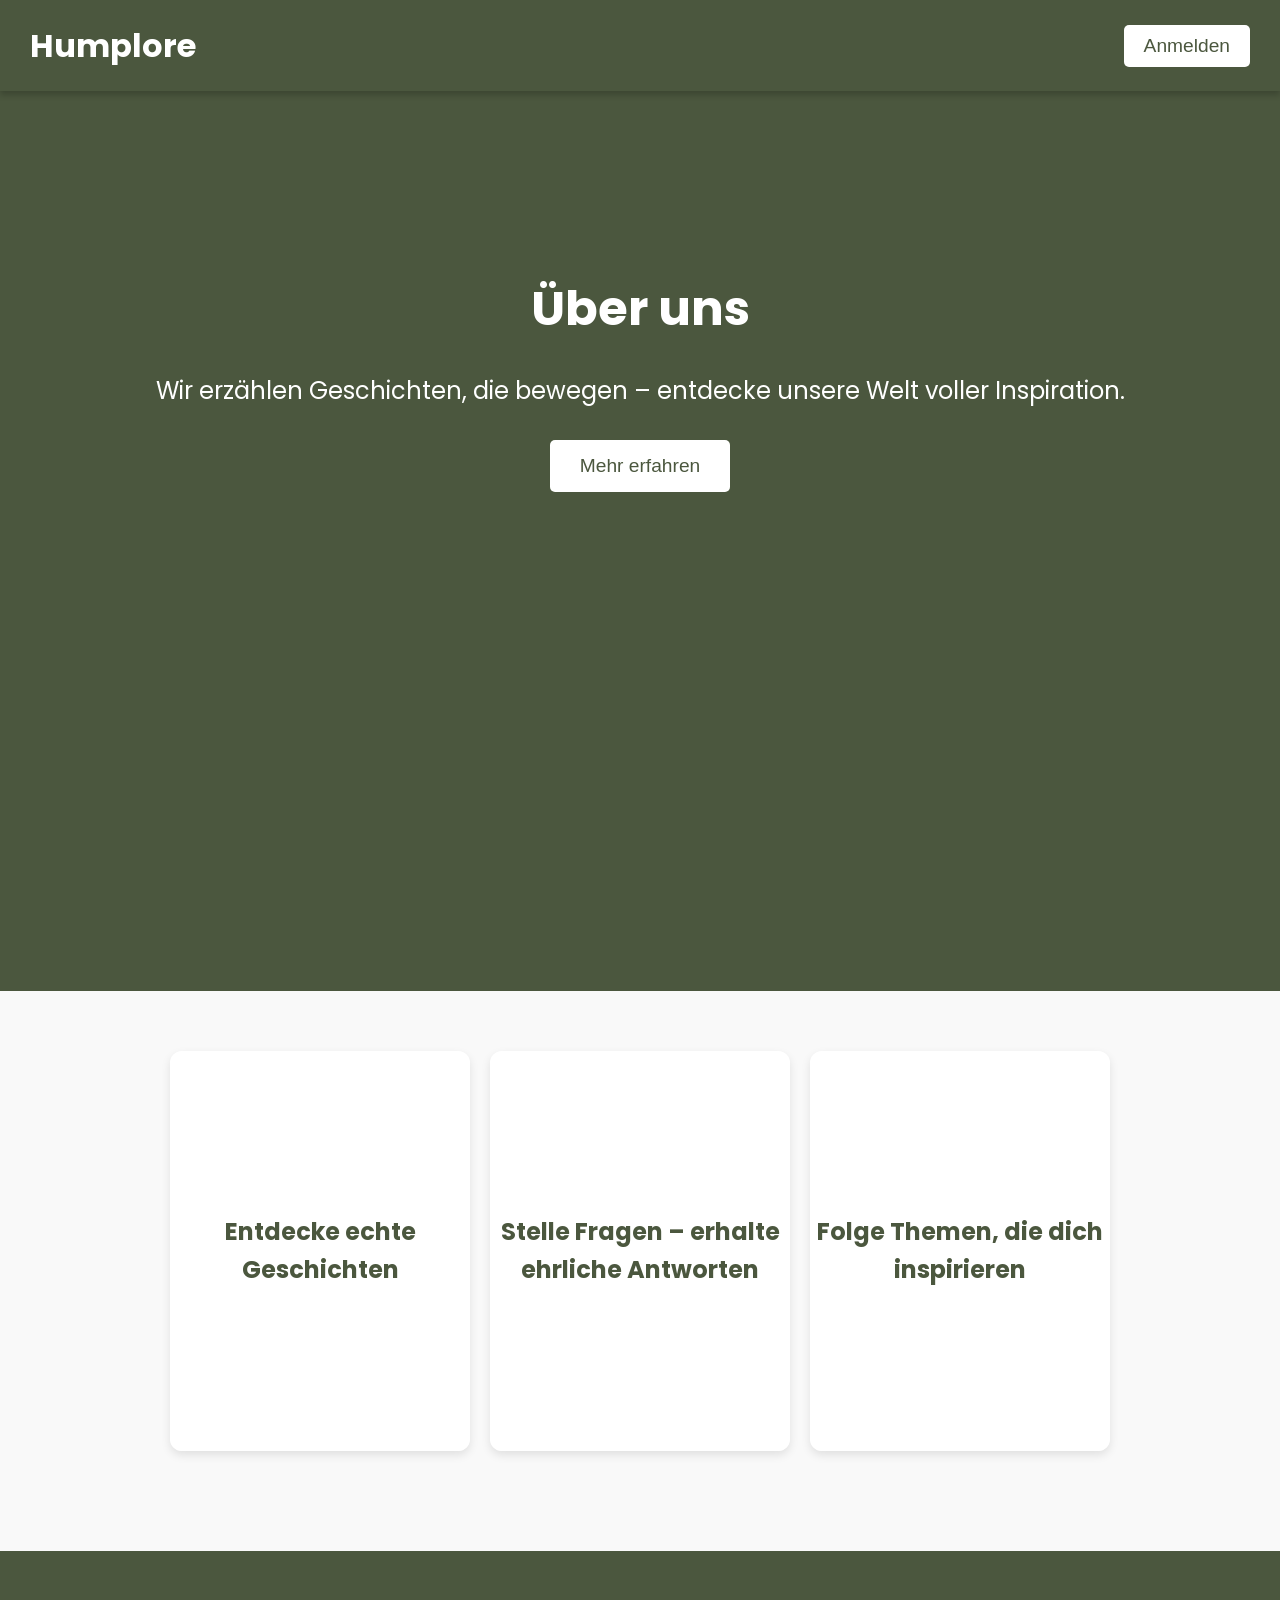
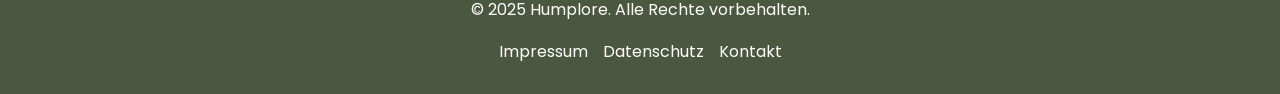
<file: Webseite - Codex/index.html>
<!DOCTYPE html>
<html lang="de">
<head>
  <meta charset="UTF-8">
  <meta name="viewport" content="width=device-width, initial-scale=1.0">
  <title>Humplore - Über uns</title>
  <link rel="stylesheet" href="css/styles.css">
  <link rel="preconnect" href="https://fonts.gstatic.com">
  <link href="https://fonts.googleapis.com/css2?family=Poppins:wght@300;400;500;600&display=swap" rel="stylesheet">
  <style>
    /* Globales Styling */
    * { box-sizing: border-box; }
    body {
      margin: 0;
      font-family: 'Poppins', sans-serif;
      background-color: #f9f9f9;
      color: #333;
      line-height: 1.6;
    }
    /* Header Navigation */
    .top-bar {
      display: flex;
      justify-content: space-between;
      align-items: center;
      padding: 20px 30px;
      background-color: #4b573e;
      color: white;
    }
    .brand-name {
      font-size: 2rem;
      font-weight: bold;
    }
    .login-button {
      background-color: #fff;
      color: #4b573e;
      padding: 10px 20px;
      border: none;
      border-radius: 5px;
      cursor: pointer;
      font-size: 1.2rem;
      transition: background-color 0.3s, color 0.3s;
    }
    .login-button:hover {
      background-color: #4b573e;
      color: #fff;
    }
    /* Hero Section */
    .hero-section {
      text-align: center;
      padding: 80px 20px;
      background-color: #4b573e;
      color: white;
    }
    .hero-section h1 {
      font-size: 3rem;
      margin-bottom: 20px;
    }
    .hero-section p {
      font-size: 1.5rem;
      margin-bottom: 30px;
    }
    .cta-button {
      background-color: #fff;
      color: #4b573e;
      padding: 15px 30px;
      border: none;
      border-radius: 5px;
      font-size: 1.2rem;
      cursor: pointer;
      transition: background-color 0.3s, color 0.3s;
    }
    .cta-button:hover {
      background-color: #4b573e;
      color: #fff;
    }
    /* Features Section als Flip-Cards */
    .features {
      padding: 60px 20px;
      background-color: #f9f9f9;
      text-align: center;
    }
    .card-container {
      display: flex;
      flex-wrap: wrap;
      gap: 20px;
      justify-content: center;
    }
    .flip-card {
      background-color: transparent;
      width: 300px;
      height: 400px;
      perspective: 1000px; /* für den 3D-Effekt */
    }
    .flip-card-inner {
      position: relative;
      width: 100%;
      height: 100%;
      text-align: center;
      transition: transform 0.6s;
      transform-style: preserve-3d;
      box-shadow: 0 4px 10px rgba(0, 0, 0, 0.1);
      border-radius: 12px;
    }
    .flip-card:hover .flip-card-inner {
      transform: rotateY(180deg);
    }
    .flip-card-front,
    .flip-card-back {
      position: absolute;
      width: 100%;
      height: 100%;
      backface-visibility: hidden;
      border-radius: 12px;
      display: flex; /* Flexbox aktivieren */
      align-items: center; /* Vertikale Zentrierung */
      justify-content: center; /* Horizontale Zentrierung */
    }
    .flip-card-front {
      background-color: #fff;
      color: #333;
    }
    .flip-card-front img {
      width: 100%;
      height: 250px;
      object-fit: cover;
      border-top-left-radius: 12px;
      border-top-right-radius: 12px;
    }
    .flip-card-front h3 {
      margin: 0; /* Margen entfernen */
      color: #4b573e;
      font-size: 1.5rem;
    }
    .flip-card-back {
      background-color: #4b573e;
      color: #fff;
      transform: rotateY(180deg);
      padding: 20px;
      font-size: 1.1rem;
      line-height: 1.4;
    }
    /* Footer */
    footer {
      background-color: #4b573e;
      color: white;
      text-align: center;
      padding: 30px;
      margin-top: 40px;
    }
    footer ul {
      list-style: none;
      margin: 0;
      padding: 0;
      display: flex;
      justify-content: center;
      gap: 15px;
    }
    footer ul li a {
      color: white;
      text-decoration: none;
      font-size: 1rem;
    }
    footer ul li a:hover {
      text-decoration: underline;
    }
  </style>
</head>
<body>
  <!-- Header Navigation -->
  <header class="top-bar">
    <div class="brand-name">Humplore</div>
    <button class="login-button" onclick="window.location.href='login.php';">Anmelden</button>
  </header>

  <!-- Hero Section -->
  <section class="hero-section">
    <div class="hero-content">
      <h1>Über uns</h1>
      <p>Wir erzählen Geschichten, die bewegen – entdecke unsere Welt voller Inspiration.</p>
      <button class="cta-button" onclick="window.location.href='about.html';">Mehr erfahren</button>
    </div>
  </section>

  

  <!-- Features Section als modernes Flip-Card Carousel -->
  <section class="features">
    <div class="card-container">
      <!-- Flip Card 1: Storytelling -->
      <div class="flip-card">
        <div class="flip-card-inner">
          <div class="flip-card-front">
            <h3>Entdecke echte Geschichten</h3>
          </div>
          <div class="flip-card-back">
            <p>Tauche ein in die unverfälschten Erlebnisse echter Menschen. Keine inszenierten Posts, sondern ehrliche Einblicke in verschiedene Lebenswege, Berufe und persönliche Erfahrungen. Erfahre mehr über die Welt – direkt von denen, die sie prägen.</p>
          </div>
        </div>
      </div>
      <!-- Flip Card 2: Community -->
      <div class="flip-card">
        <div class="flip-card-inner">
          <div class="flip-card-front">
            <h3>Stelle Fragen – erhalte ehrliche Antworten</h3>
          </div>
          <div class="flip-card-back">
            <p>Neugierig auf eine Perspektive, die du sonst nie bekommen würdest? Stelle anonyme Fragen und erhalte authentische Antworten. Erkunde die Vielfalt der Gedanken und Erfahrungen anderer – ohne Barrieren, ohne Filter.  </p>
          </div>
        </div>
      </div>
      <!-- Flip Card 3: Wachstum -->
      <div class="flip-card">
        <div class="flip-card-inner">
          <div class="flip-card-front">
            <h3>Folge Themen, die dich inspirieren</h3>
          </div>
          <div class="flip-card-back">
            <p>Du willst keine spannenden Einblicke verpassen? Abonniere Themen, die dich interessieren, und erhalte regelmäßig neue Geschichten, Perspektiven und Erfahrungen. Verbinde dich mit Wissen, entdecke neue Sichtweisen und werde Teil einer wachsenden Community.</p>
          </div>
        </div>
      </div>
    </div>
  </section>

  <!-- Footer -->
  <footer>
    <div class="footer-content">
      <p>&copy; 2025 Humplore. Alle Rechte vorbehalten.</p>
      <ul>
        <li><a href="impressum.html">Impressum</a></li>
        <li><a href="datenschutz.html">Datenschutz</a></li>
        <li><a href="kontakt.html">Kontakt</a></li>
      </ul>
    </div>
  </footer>
</body>
</html>
</file>
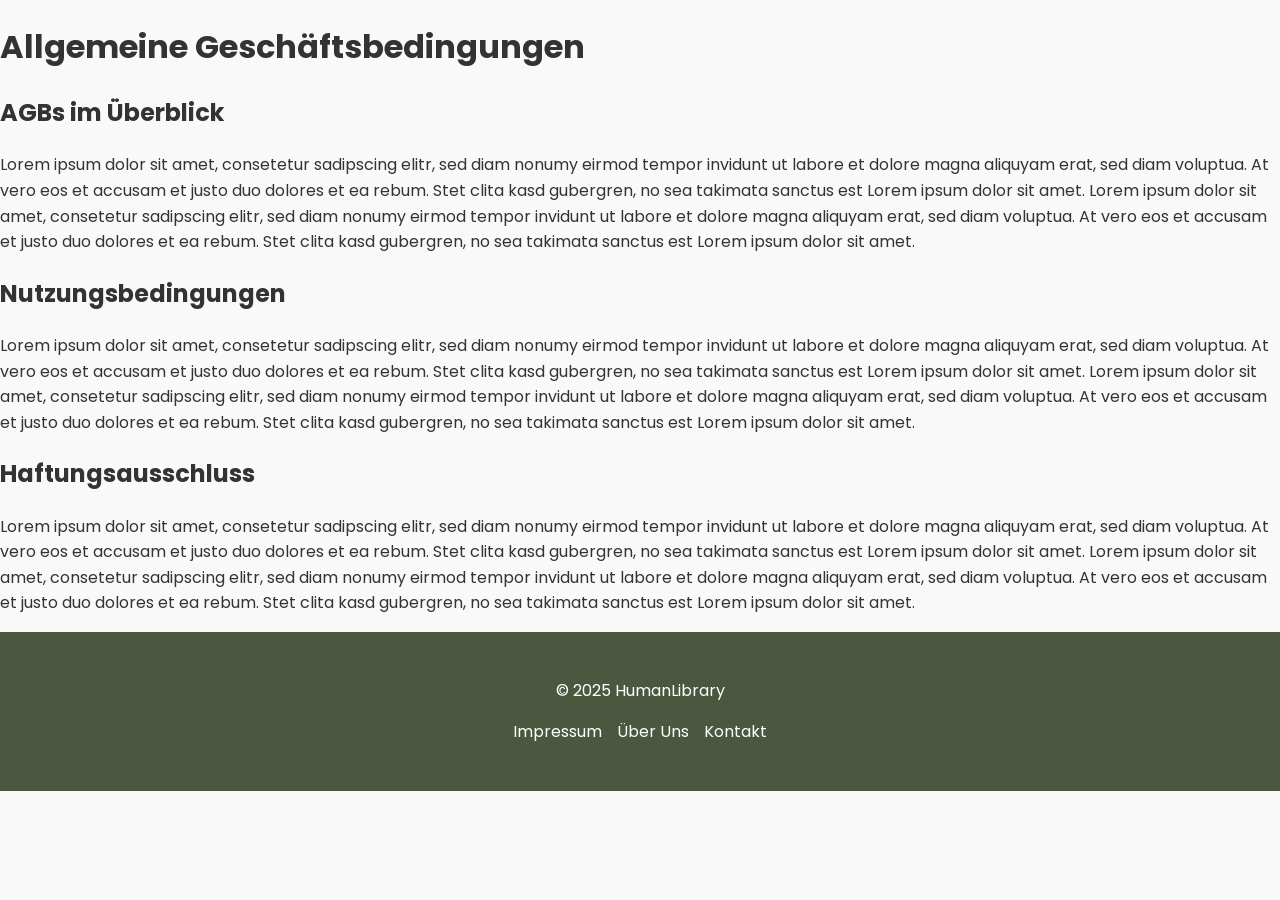
<file: Webseite - Codex/agbs.html>
<!DOCTYPE html>
<html lang="de">
<head>
    <meta charset="UTF-8">
    <title>AGBs - Meine SocialMedia Plattform</title>
    <link rel="stylesheet" href="css/styles.css">
</head>
<body>
    <header>
        <h1>Allgemeine Geschäftsbedingungen</h1>
        <nav>
        </nav>
    </header>

    <main>
        <section>
            <h2>AGBs im Überblick</h2>
            <p>
                Lorem ipsum dolor sit amet, consetetur sadipscing elitr, sed diam nonumy eirmod tempor invidunt ut labore et dolore magna aliquyam erat, sed diam voluptua. At vero eos et accusam et justo duo dolores et ea rebum. Stet clita kasd gubergren, no sea takimata sanctus est Lorem ipsum dolor sit amet. Lorem ipsum dolor sit amet, consetetur sadipscing elitr, sed diam nonumy eirmod tempor invidunt ut labore et dolore magna aliquyam erat, sed diam voluptua. At vero eos et accusam et justo duo dolores et ea rebum. Stet clita kasd gubergren, no sea takimata sanctus est Lorem ipsum dolor sit amet.
            </p>
            
            <h2>Nutzungsbedingungen</h2>
            <p>
                Lorem ipsum dolor sit amet, consetetur sadipscing elitr, sed diam nonumy eirmod tempor invidunt ut labore et dolore magna aliquyam erat, sed diam voluptua. At vero eos et accusam et justo duo dolores et ea rebum. Stet clita kasd gubergren, no sea takimata sanctus est Lorem ipsum dolor sit amet. Lorem ipsum dolor sit amet, consetetur sadipscing elitr, sed diam nonumy eirmod tempor invidunt ut labore et dolore magna aliquyam erat, sed diam voluptua. At vero eos et accusam et justo duo dolores et ea rebum. Stet clita kasd gubergren, no sea takimata sanctus est Lorem ipsum dolor sit amet.
            </p>
            
            <h2>Haftungsausschluss</h2>
            <p>
                Lorem ipsum dolor sit amet, consetetur sadipscing elitr, sed diam nonumy eirmod tempor invidunt ut labore et dolore magna aliquyam erat, sed diam voluptua. At vero eos et accusam et justo duo dolores et ea rebum. Stet clita kasd gubergren, no sea takimata sanctus est Lorem ipsum dolor sit amet. Lorem ipsum dolor sit amet, consetetur sadipscing elitr, sed diam nonumy eirmod tempor invidunt ut labore et dolore magna aliquyam erat, sed diam voluptua. At vero eos et accusam et justo duo dolores et ea rebum. Stet clita kasd gubergren, no sea takimata sanctus est Lorem ipsum dolor sit amet.
            </p>
        </section>
    </main>

    <footer>
        <p>&copy; 2025 HumanLibrary</p>
        <ul>
            <li><a href="impressum.html">Impressum</a></li>
            <li><a href="ueber-uns.html">Über Uns</a></li>
            <li><a href="kontakt.html">Kontakt</a></li>
        </ul>
    </footer>
</body>
</html>
</file>
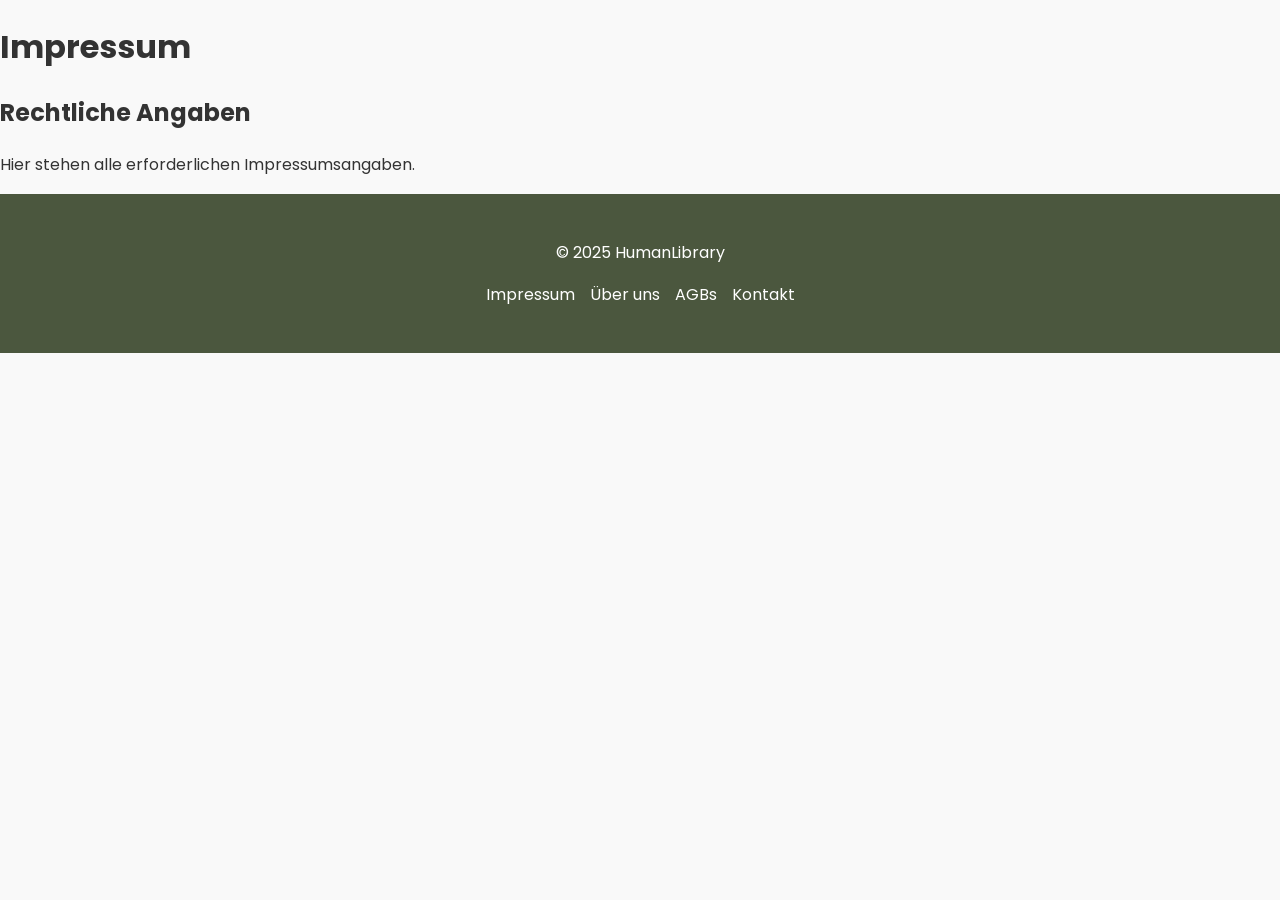
<file: Webseite - Codex/impressum.html>
<!DOCTYPE html>
<html lang="de">
<head>
    <meta charset="UTF-8">
    <title>Impressum - Meine SocialMedia Plattform</title>
    <link rel="stylesheet" href="css/styles.css">
</head>
<body>
    <header>
        <h1>Impressum</h1>
        <nav>
        </nav>
    </header>
    <main>
        <section>
            <h2>Rechtliche Angaben</h2>
            <p>Hier stehen alle erforderlichen Impressumsangaben.</p>
        </section>
    </main>
    <footer>
        <p>&copy; 2025 HumanLibrary</p>
        <ul>
            <li><a href="impressum.html">Impressum</a></li>
            <li><a href="ueber-uns.html">Über uns</a></li>
            <li><a href="agbs.html">AGBs</a></li>
            <li><a href="kontakt.html">Kontakt</a></li>
        </ul>
    </footer>
</body>
</html>
</file>
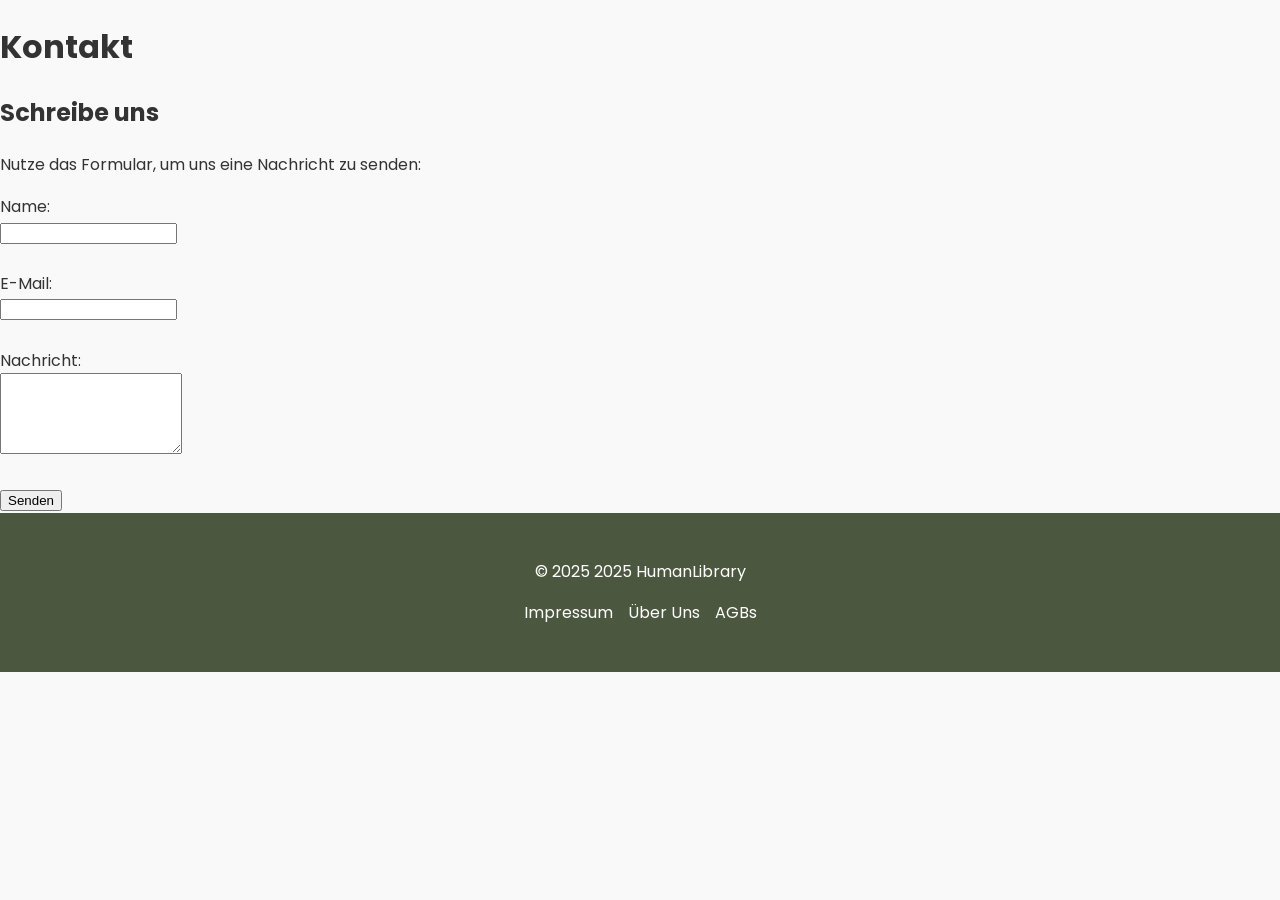
<file: Webseite - Codex/kontakt.html>
<!DOCTYPE html>
<html lang="de">
<head>
    <meta charset="UTF-8">
    <title>Kontakt - Meine SocialMedia Plattform</title>
    <link rel="stylesheet" href="css/styles.css">
</head>
<body>
    <header>
        <h1>Kontakt</h1>
        <nav>
        </nav>
    </header>

    <main>
        <section>
            <h2>Schreibe uns</h2>
            <p>Nutze das Formular, um uns eine Nachricht zu senden:</p>
            <form action="#" method="post">
                <label for="name">Name:</label><br>
                <input type="text" id="name" name="name" required><br><br>
                
                <label for="email">E-Mail:</label><br>
                <input type="email" id="email" name="email" required><br><br>
                
                <label for="message">Nachricht:</label><br>
                <textarea id="message" name="message" rows="5" required></textarea><br><br>
                
                <button type="submit">Senden</button>
            </form>
        </section>
    </main>

    <footer>
        <p>&copy; 2025 2025 HumanLibrary</p>
        <ul>
            <li><a href="impressum.html">Impressum</a></li>
            <li><a href="ueber-uns.html">Über Uns</a></li>
            <li><a href="agbs.html">AGBs</a></li>
        </ul>
    </footer>
</body>
</html>
</file>
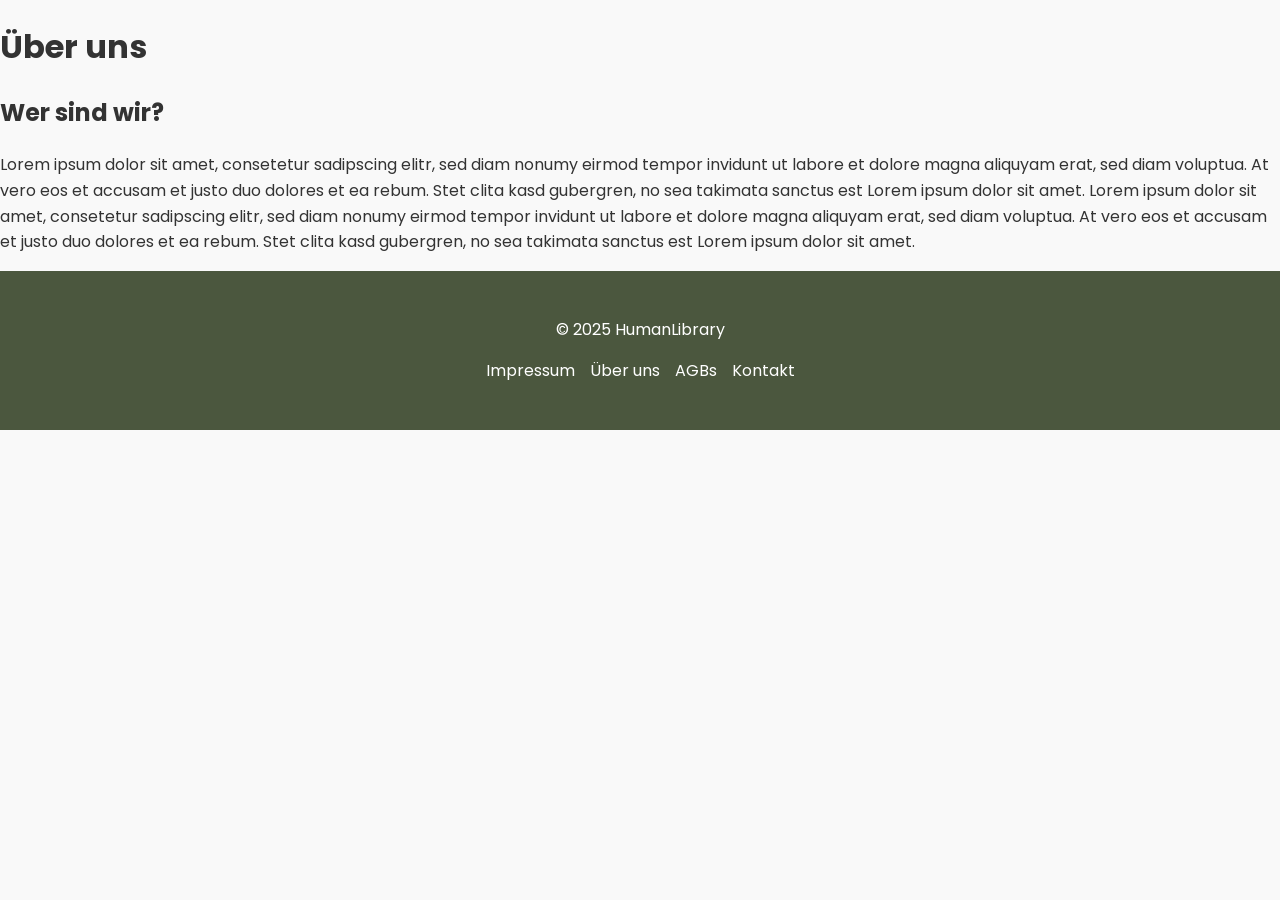
<file: Webseite - Codex/ueber-uns.html>
<!DOCTYPE html>
<html lang="de">
<head>
    <meta charset="UTF-8">
    <title>Über uns - HumanLibrary</title>
    <link rel="stylesheet" href="css/styles.css">
</head>
<body>
    <header>
        <h1>Über uns</h1>
        <nav>
        </nav>
    </header>
    <main>
        <section>
            <h2>Wer sind wir?</h2>
            <p>Lorem ipsum dolor sit amet, consetetur sadipscing elitr, sed diam nonumy eirmod tempor invidunt ut labore et dolore magna aliquyam erat, sed diam voluptua. At vero eos et accusam et justo duo dolores et ea rebum. Stet clita kasd gubergren, no sea takimata sanctus est Lorem ipsum dolor sit amet. Lorem ipsum dolor sit amet, consetetur sadipscing elitr, sed diam nonumy eirmod tempor invidunt ut labore et dolore magna aliquyam erat, sed diam voluptua. At vero eos et accusam et justo duo dolores et ea rebum. Stet clita kasd gubergren, no sea takimata sanctus est Lorem ipsum dolor sit amet.</p>
        </section>
    </main>
    <footer>
        <p>&copy; 2025 HumanLibrary</p>
        <ul>
            <li><a href="impressum.html">Impressum</a></li>
            <li><a href="ueber-uns.html">Über uns</a></li>
            <li><a href="agbs.html">AGBs</a></li>
            <li><a href="kontakt.html">Kontakt</a></li>
        </ul>
    </footer>
</body>
</html>
</file>
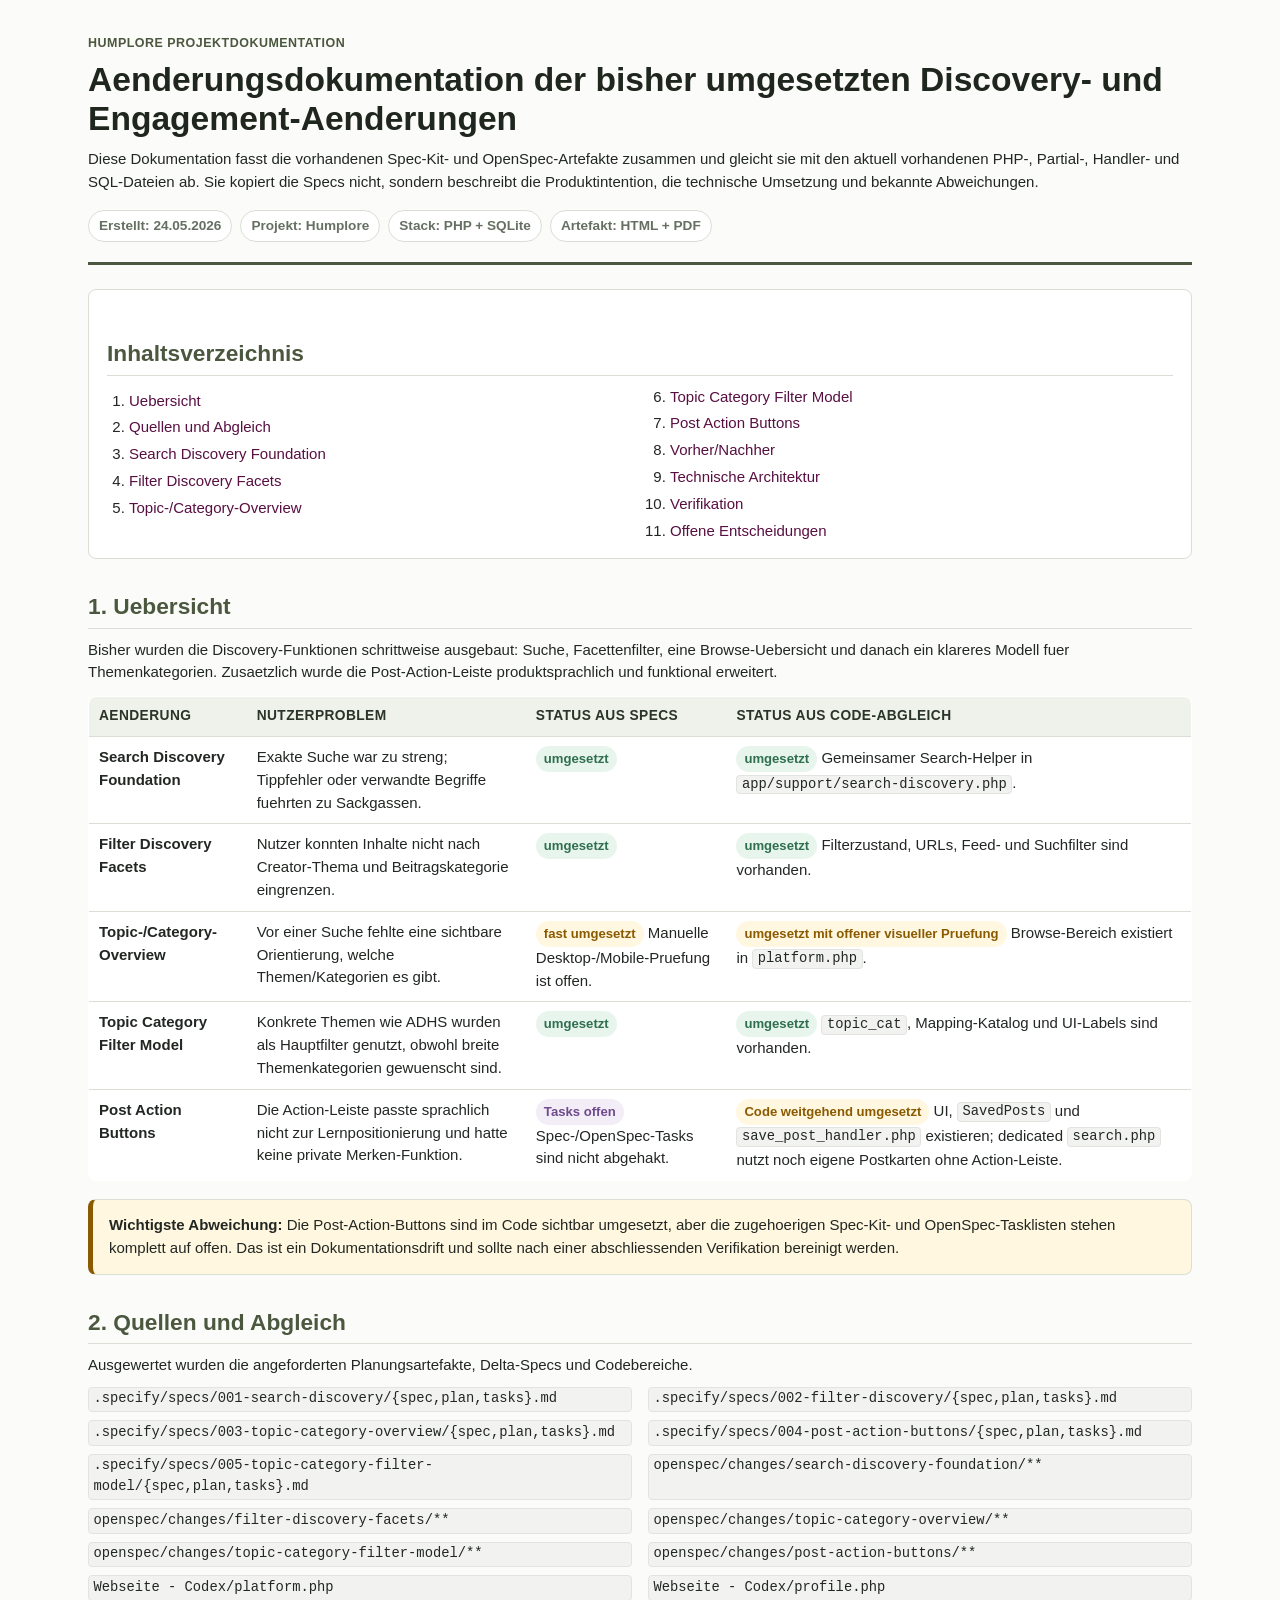
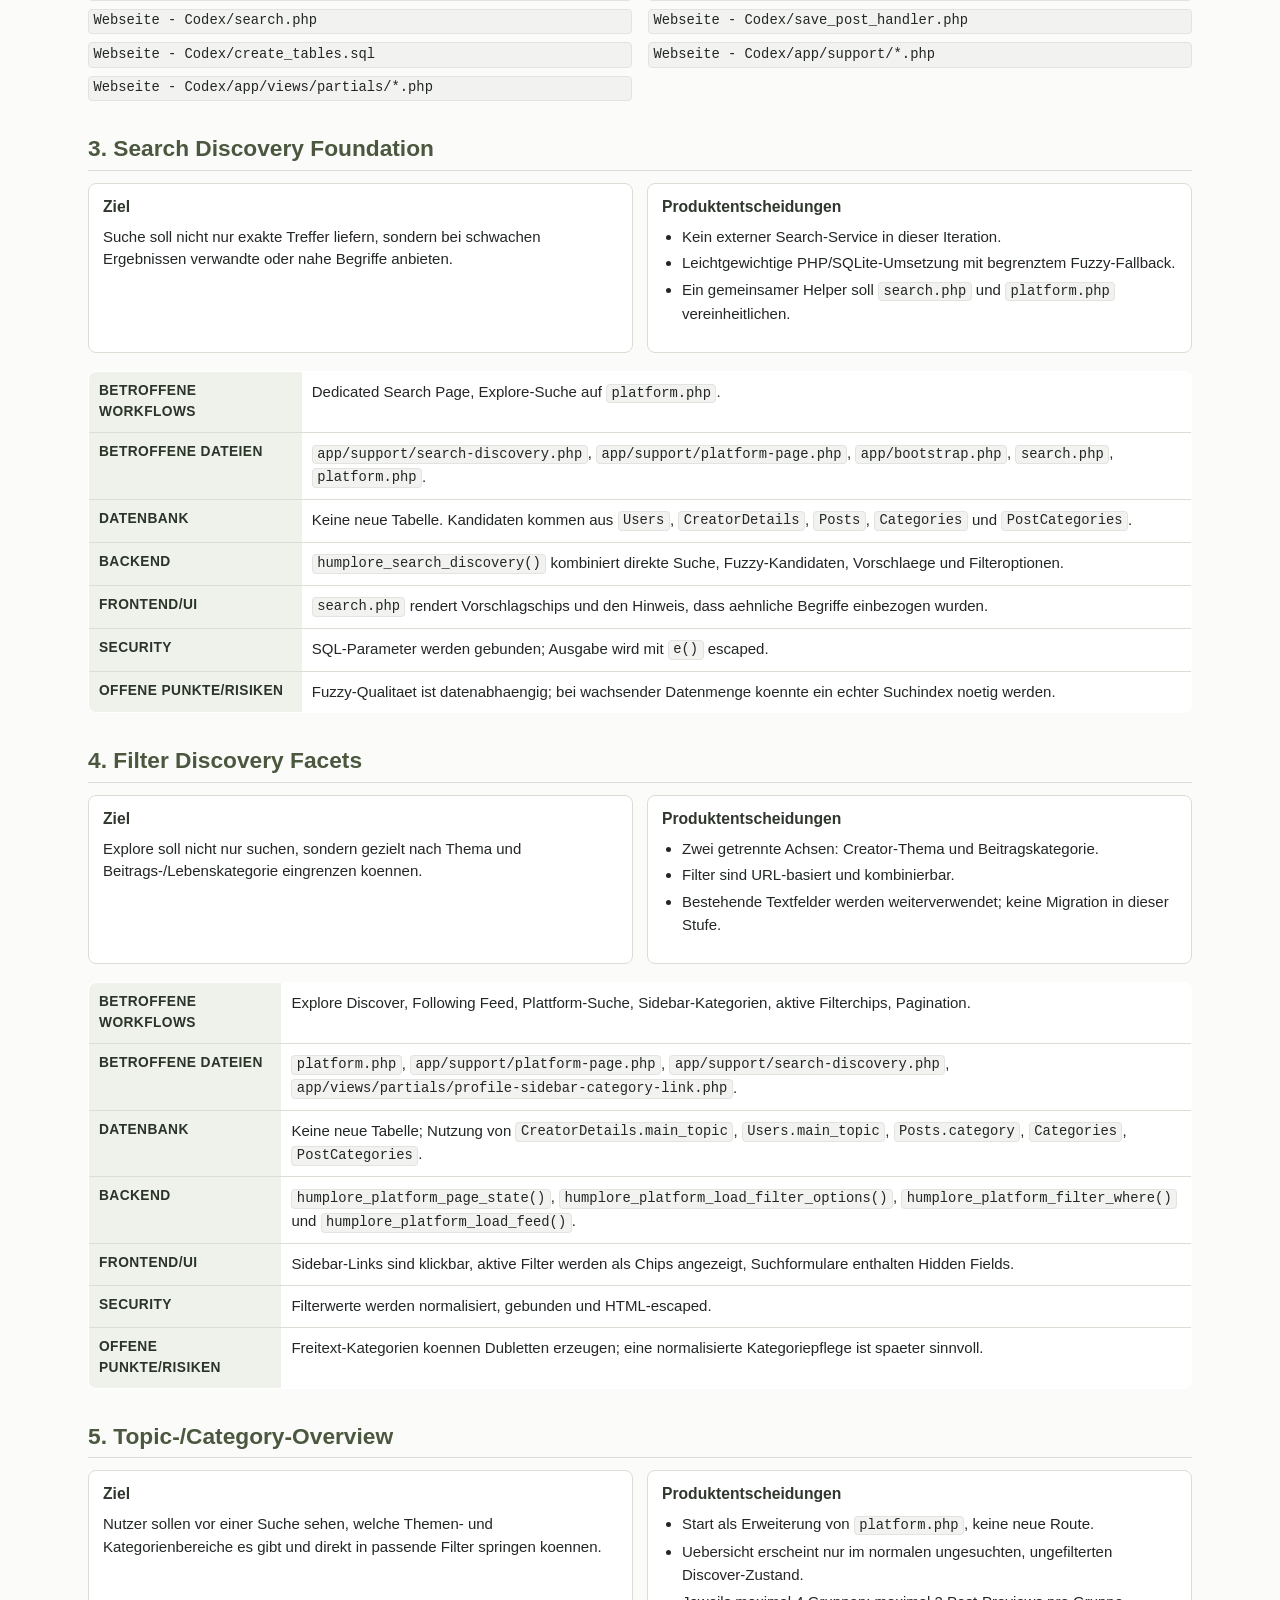
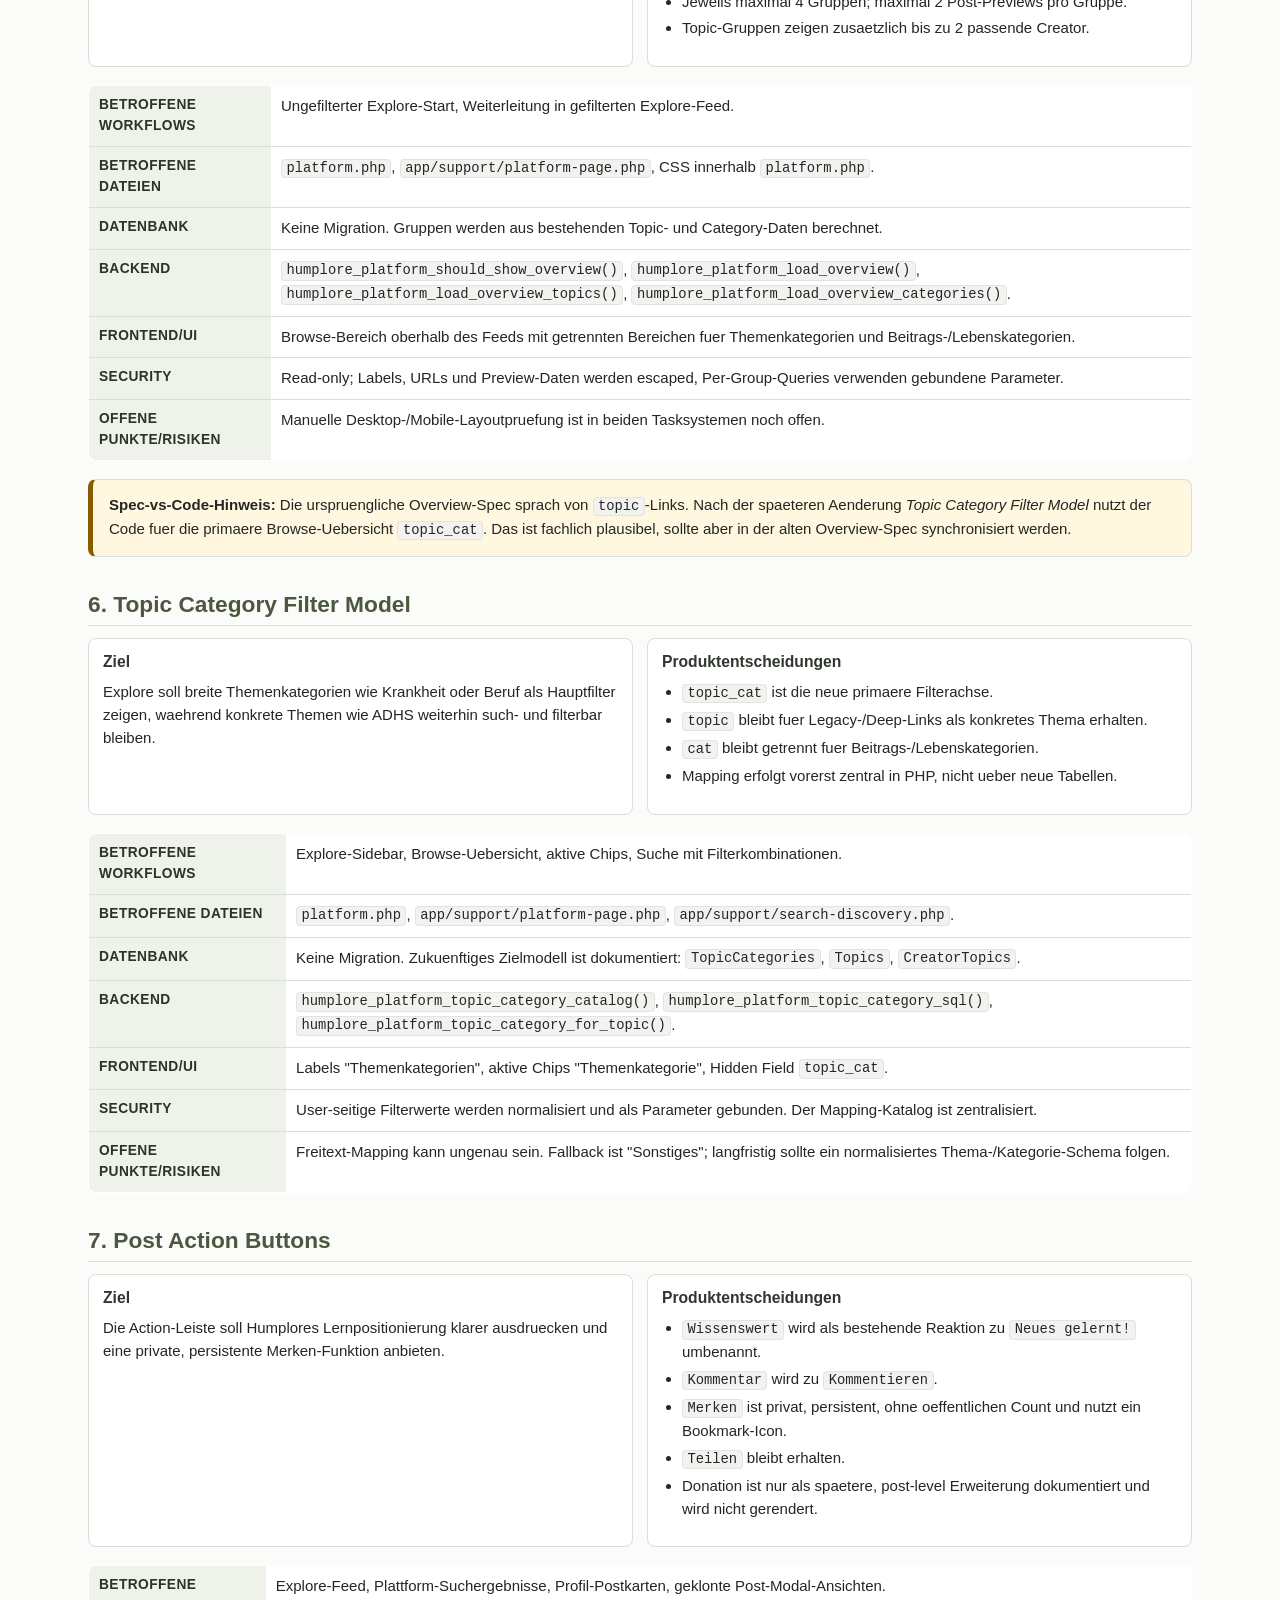
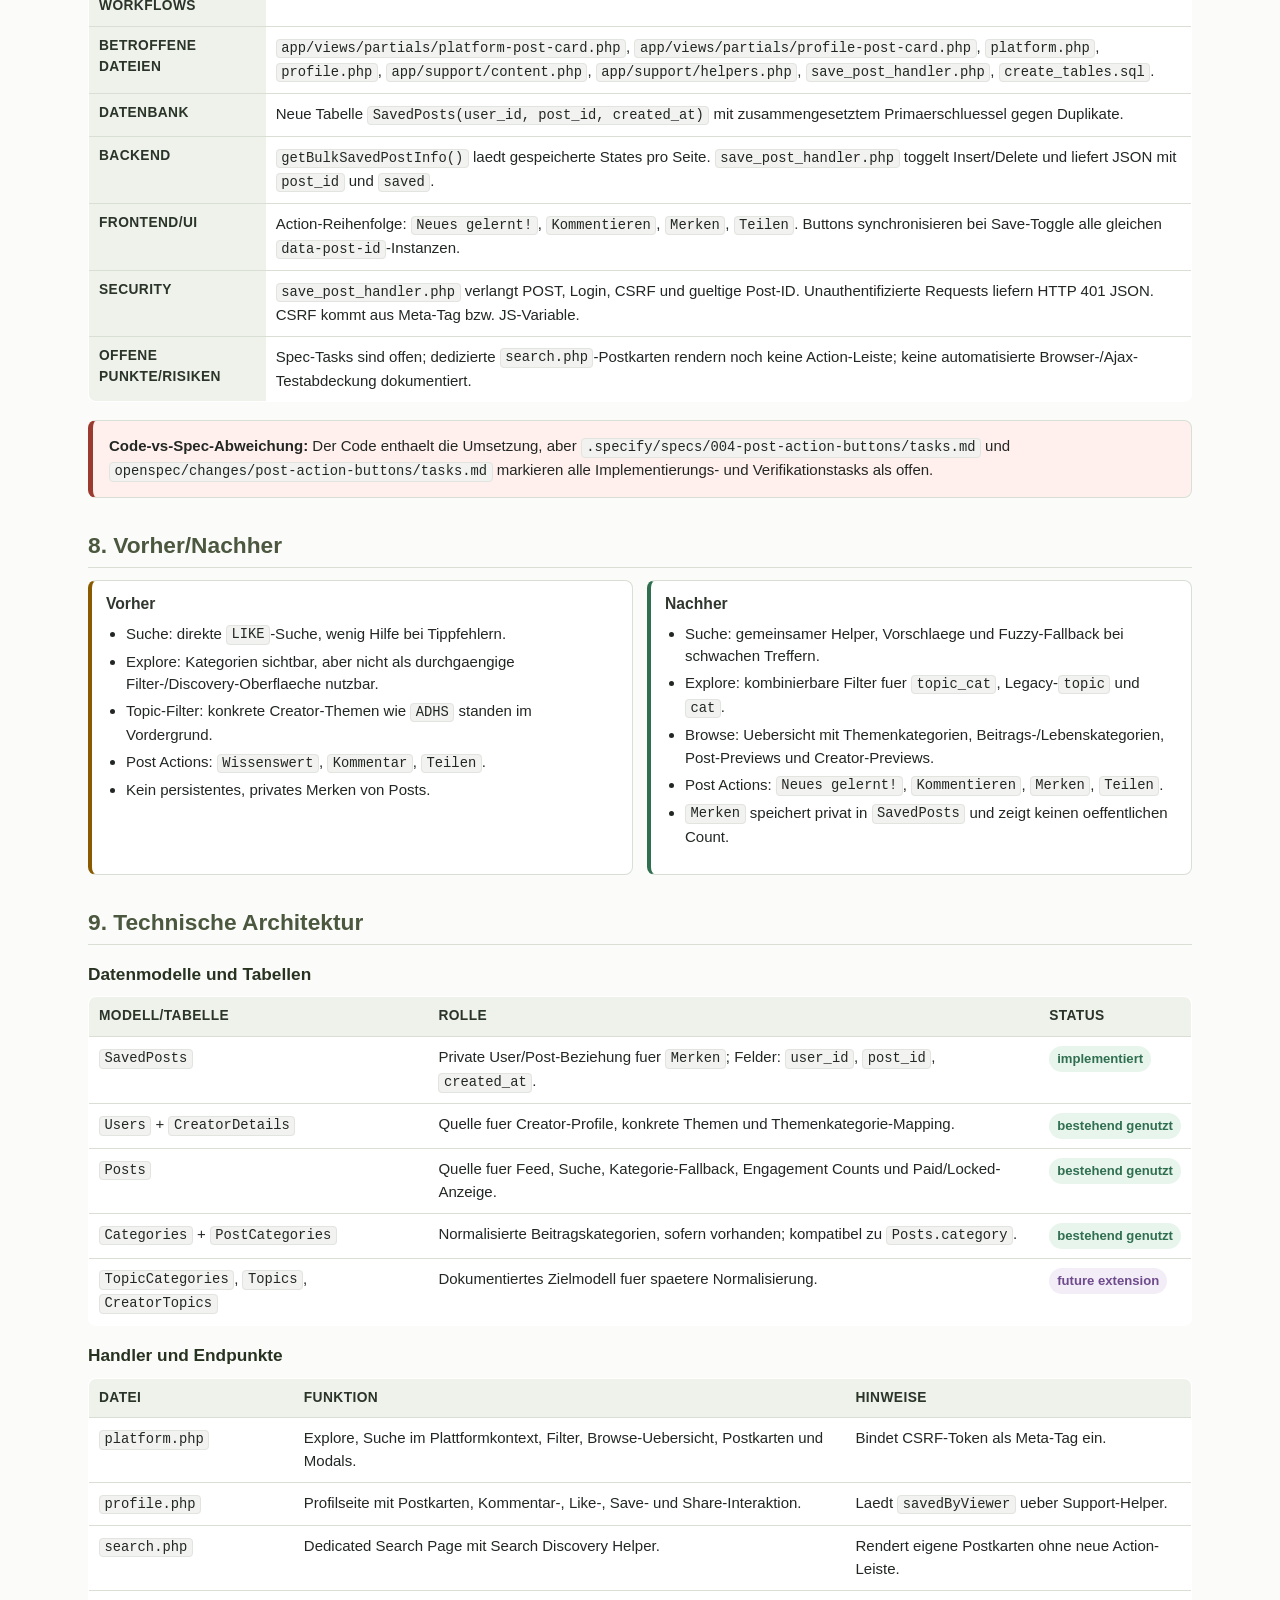
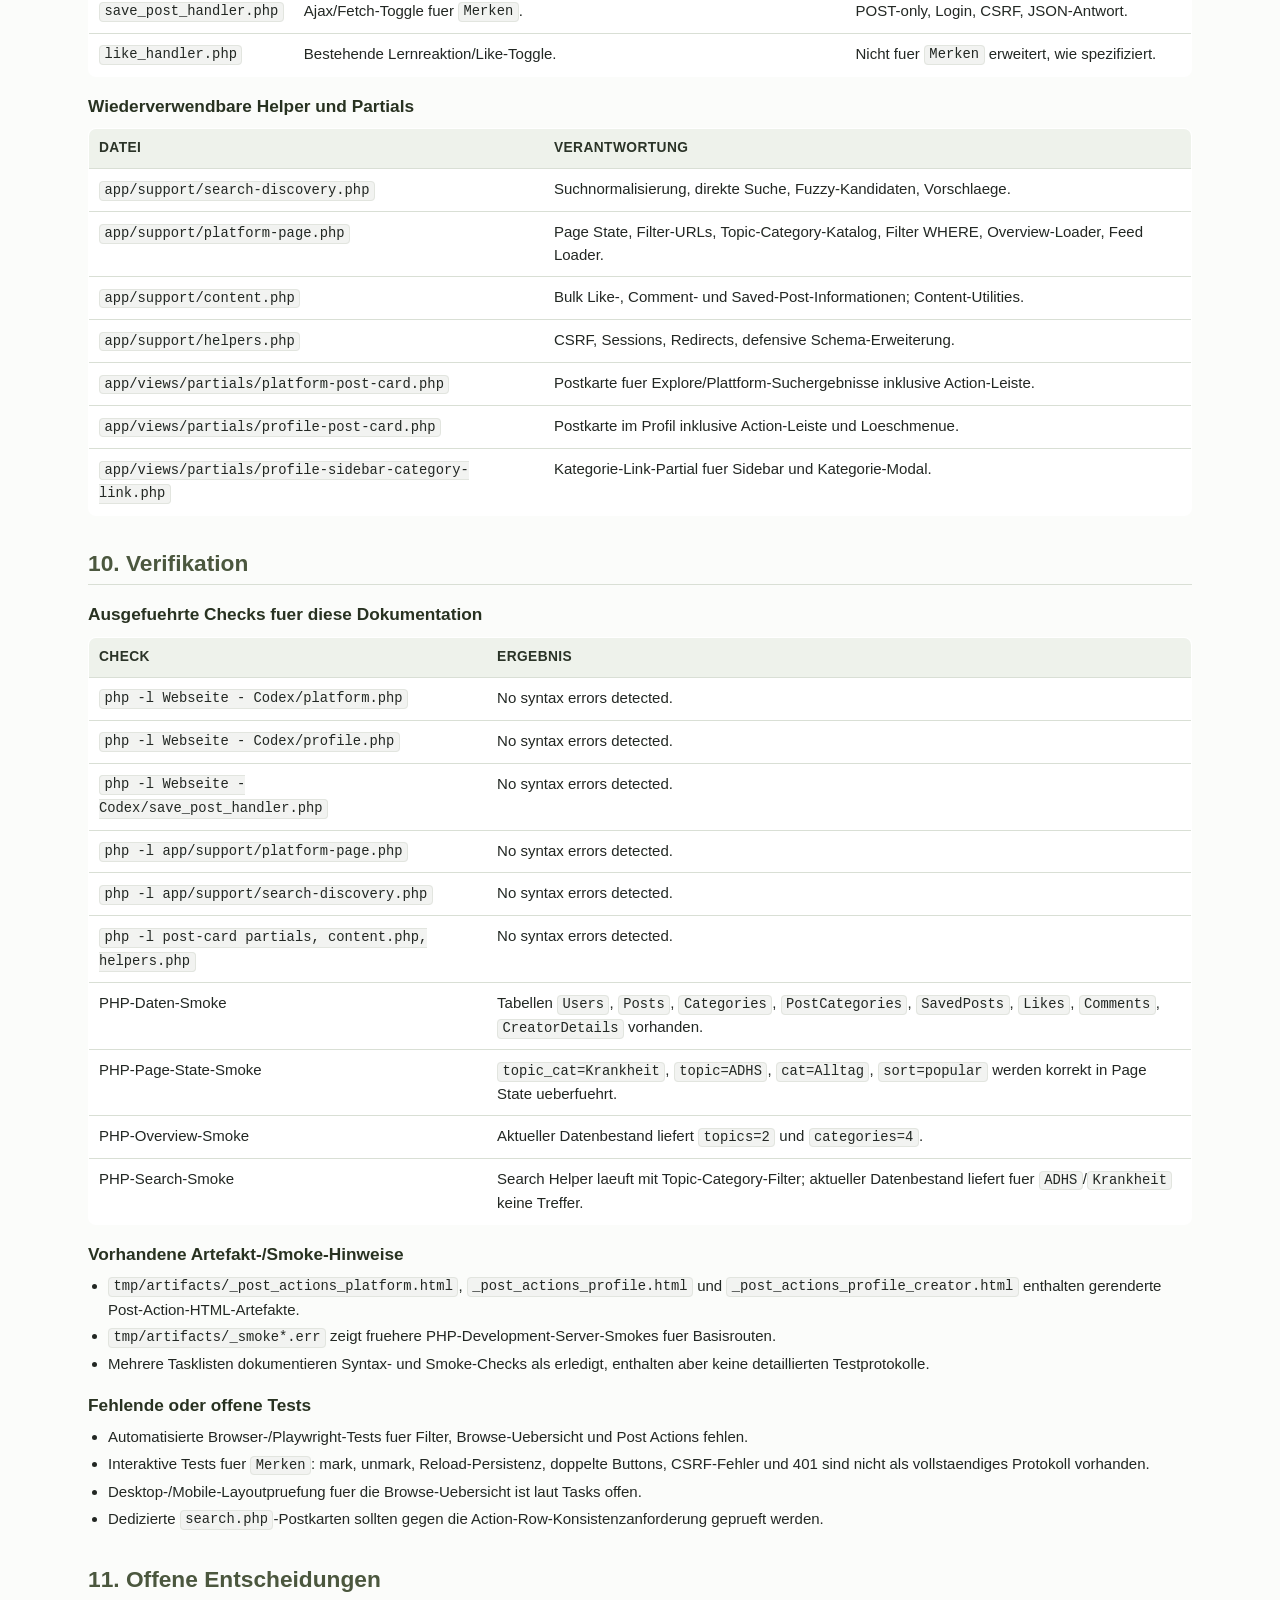
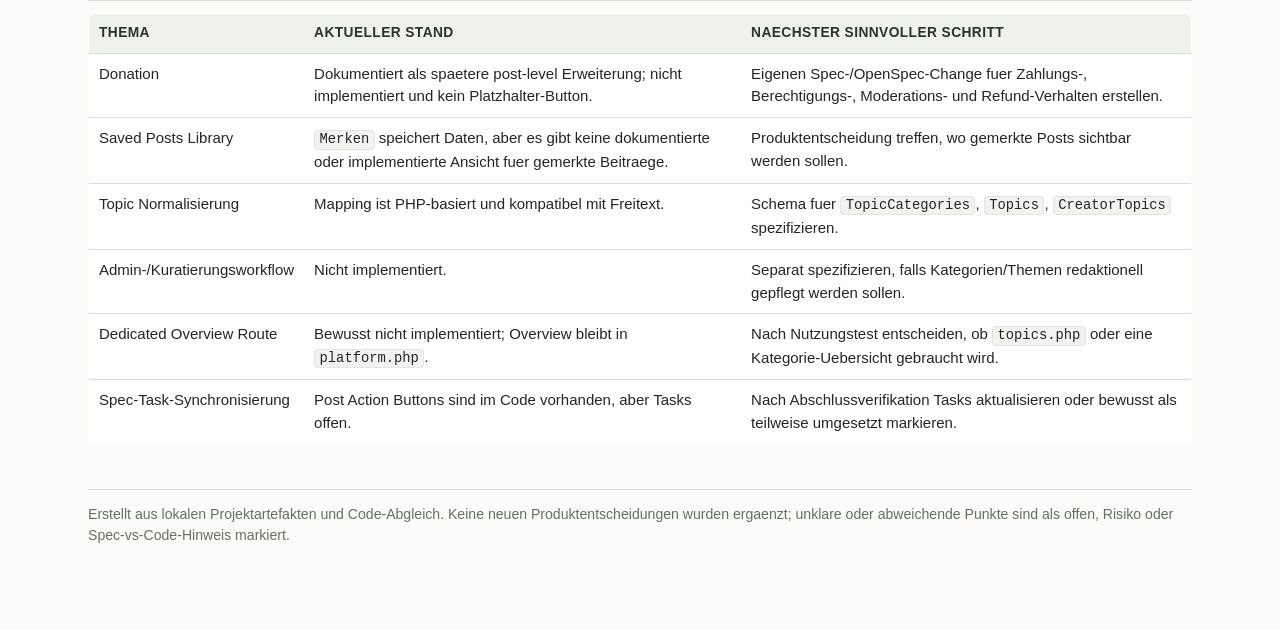
<file: Webseite - Codex/tmp/artifacts/change-summary.html>
<!doctype html>
<html lang="de">
<head>
  <meta charset="utf-8">
  <meta name="viewport" content="width=device-width, initial-scale=1">
  <title>Humplore - Aenderungsdokumentation</title>
  <style>
    :root {
      --ink: #222723;
      --muted: #657062;
      --line: #d9dfd5;
      --paper: #fbfcfa;
      --panel: #ffffff;
      --soft: #eef4ea;
      --accent: #4b573e;
      --accent-2: #580f41;
      --warn: #8a5a00;
      --warn-bg: #fff7df;
      --ok: #2f6f4f;
      --ok-bg: #e8f5ed;
      --open: #6e4b8b;
      --open-bg: #f3edf8;
      --risk: #9b3a2f;
      --risk-bg: #fff0ee;
    }

    * { box-sizing: border-box; }
    html { scroll-behavior: smooth; }
    body {
      margin: 0;
      color: var(--ink);
      background: var(--paper);
      font-family: Arial, Helvetica, sans-serif;
      line-height: 1.52;
      font-size: 15px;
    }
    a { color: var(--accent-2); text-decoration: none; }
    a:hover { text-decoration: underline; }
    code {
      font-family: Consolas, "Courier New", monospace;
      font-size: 0.92em;
      background: #f2f3f1;
      border: 1px solid #e2e5df;
      border-radius: 4px;
      padding: 0.08rem 0.28rem;
    }
    .page {
      max-width: 1160px;
      margin: 0 auto;
      padding: 34px 28px 72px;
    }
    .hero {
      border-bottom: 3px solid var(--accent);
      padding-bottom: 20px;
      margin-bottom: 24px;
    }
    .eyebrow {
      color: var(--accent);
      font-weight: 700;
      text-transform: uppercase;
      letter-spacing: 0.04em;
      font-size: 0.78rem;
      margin-bottom: 8px;
    }
    h1, h2, h3, h4 {
      line-height: 1.15;
      margin: 0 0 10px;
    }
    h1 {
      font-size: 2.1rem;
      color: #1f261d;
    }
    h2 {
      color: var(--accent);
      font-size: 1.42rem;
      border-bottom: 1px solid var(--line);
      padding-bottom: 8px;
      margin-top: 34px;
    }
    h3 {
      color: #283221;
      font-size: 1.08rem;
      margin-top: 20px;
    }
    h4 {
      color: #30372e;
      font-size: 0.98rem;
      margin-top: 16px;
    }
    p { margin: 0 0 10px; }
    .meta {
      display: flex;
      flex-wrap: wrap;
      gap: 8px;
      margin-top: 16px;
    }
    .pill {
      display: inline-flex;
      align-items: center;
      border: 1px solid var(--line);
      background: var(--panel);
      border-radius: 999px;
      padding: 5px 10px;
      color: var(--muted);
      font-size: 0.85rem;
      font-weight: 700;
    }
    .toc {
      background: var(--panel);
      border: 1px solid var(--line);
      border-radius: 8px;
      padding: 16px 18px;
      margin: 22px 0 26px;
    }
    .toc ol {
      margin: 0;
      padding-left: 22px;
      columns: 2;
      column-gap: 38px;
    }
    .toc li { break-inside: avoid; margin: 4px 0; }
    .callout {
      border: 1px solid var(--line);
      border-left: 5px solid var(--accent);
      background: var(--panel);
      border-radius: 8px;
      padding: 14px 16px;
      margin: 16px 0;
    }
    .callout.warn { border-left-color: var(--warn); background: var(--warn-bg); }
    .callout.risk { border-left-color: var(--risk); background: var(--risk-bg); }
    .callout.ok { border-left-color: var(--ok); background: var(--ok-bg); }
    table {
      width: 100%;
      border-collapse: collapse;
      margin: 12px 0 18px;
      background: var(--panel);
      border: 1px solid var(--line);
      border-radius: 8px;
      overflow: hidden;
    }
    th, td {
      border-bottom: 1px solid var(--line);
      padding: 9px 10px;
      vertical-align: top;
      text-align: left;
    }
    th {
      background: #eef2eb;
      color: #2b3428;
      font-size: 0.86rem;
      text-transform: uppercase;
      letter-spacing: 0.03em;
    }
    tr:last-child td { border-bottom: 0; }
    .status {
      display: inline-block;
      border-radius: 999px;
      padding: 3px 8px;
      font-weight: 700;
      font-size: 0.82rem;
      white-space: nowrap;
    }
    .status.ok { color: var(--ok); background: var(--ok-bg); }
    .status.partial { color: var(--warn); background: var(--warn-bg); }
    .status.open { color: var(--open); background: var(--open-bg); }
    .status.risk { color: var(--risk); background: var(--risk-bg); }
    .grid {
      display: grid;
      grid-template-columns: repeat(2, minmax(0, 1fr));
      gap: 14px;
      margin: 12px 0 18px;
    }
    .box {
      background: var(--panel);
      border: 1px solid var(--line);
      border-radius: 8px;
      padding: 14px;
    }
    .box h4 { margin-top: 0; }
    ul { margin: 6px 0 12px; padding-left: 20px; }
    li { margin: 4px 0; }
    .small { color: var(--muted); font-size: 0.9rem; }
    .source-list {
      display: grid;
      grid-template-columns: repeat(2, minmax(0, 1fr));
      gap: 8px 16px;
      margin-top: 8px;
    }
    .source-list code { display: inline-block; max-width: 100%; overflow-wrap: anywhere; }
    .feature {
      break-inside: avoid-page;
      page-break-inside: avoid;
    }
    .feature + .feature { margin-top: 18px; }
    .before-after {
      display: grid;
      grid-template-columns: 1fr 1fr;
      gap: 14px;
      margin: 12px 0 18px;
    }
    .before-after .box:first-child { border-left: 4px solid var(--warn); }
    .before-after .box:last-child { border-left: 4px solid var(--ok); }
    footer {
      margin-top: 44px;
      padding-top: 14px;
      border-top: 1px solid var(--line);
      color: var(--muted);
      font-size: 0.88rem;
    }

    @media (max-width: 820px) {
      .page { padding: 24px 16px 48px; }
      .toc ol { columns: 1; }
      .grid, .before-after, .source-list { grid-template-columns: 1fr; }
      table { font-size: 0.92rem; }
      th, td { padding: 8px; }
    }

    @media print {
      body { background: white; font-size: 12px; }
      .page { max-width: none; padding: 0; }
      .toc, .box, .callout, table { break-inside: avoid; page-break-inside: avoid; }
      h2 { break-after: avoid; page-break-after: avoid; margin-top: 22px; }
      a { color: inherit; text-decoration: none; }
      code { background: #f7f7f7; }
    }
  </style>
</head>
<body>
  <main class="page">
    <header class="hero">
      <div class="eyebrow">Humplore Projektdokumentation</div>
      <h1>Aenderungsdokumentation der bisher umgesetzten Discovery- und Engagement-Aenderungen</h1>
      <p>
        Diese Dokumentation fasst die vorhandenen Spec-Kit- und OpenSpec-Artefakte zusammen und gleicht sie mit den aktuell
        vorhandenen PHP-, Partial-, Handler- und SQL-Dateien ab. Sie kopiert die Specs nicht, sondern beschreibt die
        Produktintention, die technische Umsetzung und bekannte Abweichungen.
      </p>
      <div class="meta">
        <span class="pill">Erstellt: 24.05.2026</span>
        <span class="pill">Projekt: Humplore</span>
        <span class="pill">Stack: PHP + SQLite</span>
        <span class="pill">Artefakt: HTML + PDF</span>
      </div>
    </header>

    <nav class="toc" aria-label="Inhaltsverzeichnis">
      <h2 id="toc">Inhaltsverzeichnis</h2>
      <ol>
        <li><a href="#overview">Uebersicht</a></li>
        <li><a href="#sources">Quellen und Abgleich</a></li>
        <li><a href="#search">Search Discovery Foundation</a></li>
        <li><a href="#filters">Filter Discovery Facets</a></li>
        <li><a href="#overview-feature">Topic-/Category-Overview</a></li>
        <li><a href="#topic-category-model">Topic Category Filter Model</a></li>
        <li><a href="#post-actions">Post Action Buttons</a></li>
        <li><a href="#before-after">Vorher/Nachher</a></li>
        <li><a href="#architecture">Technische Architektur</a></li>
        <li><a href="#verification">Verifikation</a></li>
        <li><a href="#open-decisions">Offene Entscheidungen</a></li>
      </ol>
    </nav>

    <section id="overview">
      <h2>1. Uebersicht</h2>
      <p>
        Bisher wurden die Discovery-Funktionen schrittweise ausgebaut: Suche, Facettenfilter, eine Browse-Uebersicht und
        danach ein klareres Modell fuer Themenkategorien. Zusaetzlich wurde die Post-Action-Leiste produktsprachlich und
        funktional erweitert.
      </p>
      <table>
        <thead>
          <tr>
            <th>Aenderung</th>
            <th>Nutzerproblem</th>
            <th>Status aus Specs</th>
            <th>Status aus Code-Abgleich</th>
          </tr>
        </thead>
        <tbody>
          <tr>
            <td><strong>Search Discovery Foundation</strong></td>
            <td>Exakte Suche war zu streng; Tippfehler oder verwandte Begriffe fuehrten zu Sackgassen.</td>
            <td><span class="status ok">umgesetzt</span></td>
            <td><span class="status ok">umgesetzt</span> Gemeinsamer Search-Helper in <code>app/support/search-discovery.php</code>.</td>
          </tr>
          <tr>
            <td><strong>Filter Discovery Facets</strong></td>
            <td>Nutzer konnten Inhalte nicht nach Creator-Thema und Beitragskategorie eingrenzen.</td>
            <td><span class="status ok">umgesetzt</span></td>
            <td><span class="status ok">umgesetzt</span> Filterzustand, URLs, Feed- und Suchfilter sind vorhanden.</td>
          </tr>
          <tr>
            <td><strong>Topic-/Category-Overview</strong></td>
            <td>Vor einer Suche fehlte eine sichtbare Orientierung, welche Themen/Kategorien es gibt.</td>
            <td><span class="status partial">fast umgesetzt</span> Manuelle Desktop-/Mobile-Pruefung ist offen.</td>
            <td><span class="status partial">umgesetzt mit offener visueller Pruefung</span> Browse-Bereich existiert in <code>platform.php</code>.</td>
          </tr>
          <tr>
            <td><strong>Topic Category Filter Model</strong></td>
            <td>Konkrete Themen wie ADHS wurden als Hauptfilter genutzt, obwohl breite Themenkategorien gewuenscht sind.</td>
            <td><span class="status ok">umgesetzt</span></td>
            <td><span class="status ok">umgesetzt</span> <code>topic_cat</code>, Mapping-Katalog und UI-Labels sind vorhanden.</td>
          </tr>
          <tr>
            <td><strong>Post Action Buttons</strong></td>
            <td>Die Action-Leiste passte sprachlich nicht zur Lernpositionierung und hatte keine private Merken-Funktion.</td>
            <td><span class="status open">Tasks offen</span> Spec-/OpenSpec-Tasks sind nicht abgehakt.</td>
            <td><span class="status partial">Code weitgehend umgesetzt</span> UI, <code>SavedPosts</code> und <code>save_post_handler.php</code> existieren; dedicated <code>search.php</code> nutzt noch eigene Postkarten ohne Action-Leiste.</td>
          </tr>
        </tbody>
      </table>

      <div class="callout warn">
        <strong>Wichtigste Abweichung:</strong> Die Post-Action-Buttons sind im Code sichtbar umgesetzt, aber die zugehoerigen
        Spec-Kit- und OpenSpec-Tasklisten stehen komplett auf offen. Das ist ein Dokumentationsdrift und sollte nach einer
        abschliessenden Verifikation bereinigt werden.
      </div>
    </section>

    <section id="sources">
      <h2>2. Quellen und Abgleich</h2>
      <p>Ausgewertet wurden die angeforderten Planungsartefakte, Delta-Specs und Codebereiche.</p>
      <div class="source-list">
        <code>.specify/specs/001-search-discovery/{spec,plan,tasks}.md</code>
        <code>.specify/specs/002-filter-discovery/{spec,plan,tasks}.md</code>
        <code>.specify/specs/003-topic-category-overview/{spec,plan,tasks}.md</code>
        <code>.specify/specs/004-post-action-buttons/{spec,plan,tasks}.md</code>
        <code>.specify/specs/005-topic-category-filter-model/{spec,plan,tasks}.md</code>
        <code>openspec/changes/search-discovery-foundation/**</code>
        <code>openspec/changes/filter-discovery-facets/**</code>
        <code>openspec/changes/topic-category-overview/**</code>
        <code>openspec/changes/topic-category-filter-model/**</code>
        <code>openspec/changes/post-action-buttons/**</code>
        <code>Webseite - Codex/platform.php</code>
        <code>Webseite - Codex/profile.php</code>
        <code>Webseite - Codex/search.php</code>
        <code>Webseite - Codex/save_post_handler.php</code>
        <code>Webseite - Codex/create_tables.sql</code>
        <code>Webseite - Codex/app/support/*.php</code>
        <code>Webseite - Codex/app/views/partials/*.php</code>
      </div>
    </section>

    <section id="search" class="feature">
      <h2>3. Search Discovery Foundation</h2>
      <div class="grid">
        <div class="box">
          <h4>Ziel</h4>
          <p>Suche soll nicht nur exakte Treffer liefern, sondern bei schwachen Ergebnissen verwandte oder nahe Begriffe anbieten.</p>
        </div>
        <div class="box">
          <h4>Produktentscheidungen</h4>
          <ul>
            <li>Kein externer Search-Service in dieser Iteration.</li>
            <li>Leichtgewichtige PHP/SQLite-Umsetzung mit begrenztem Fuzzy-Fallback.</li>
            <li>Ein gemeinsamer Helper soll <code>search.php</code> und <code>platform.php</code> vereinheitlichen.</li>
          </ul>
        </div>
      </div>
      <table>
        <tbody>
          <tr><th>Betroffene Workflows</th><td>Dedicated Search Page, Explore-Suche auf <code>platform.php</code>.</td></tr>
          <tr><th>Betroffene Dateien</th><td><code>app/support/search-discovery.php</code>, <code>app/support/platform-page.php</code>, <code>app/bootstrap.php</code>, <code>search.php</code>, <code>platform.php</code>.</td></tr>
          <tr><th>Datenbank</th><td>Keine neue Tabelle. Kandidaten kommen aus <code>Users</code>, <code>CreatorDetails</code>, <code>Posts</code>, <code>Categories</code> und <code>PostCategories</code>.</td></tr>
          <tr><th>Backend</th><td><code>humplore_search_discovery()</code> kombiniert direkte Suche, Fuzzy-Kandidaten, Vorschlaege und Filteroptionen.</td></tr>
          <tr><th>Frontend/UI</th><td><code>search.php</code> rendert Vorschlagschips und den Hinweis, dass aehnliche Begriffe einbezogen wurden.</td></tr>
          <tr><th>Security</th><td>SQL-Parameter werden gebunden; Ausgabe wird mit <code>e()</code> escaped.</td></tr>
          <tr><th>Offene Punkte/Risiken</th><td>Fuzzy-Qualitaet ist datenabhaengig; bei wachsender Datenmenge koennte ein echter Suchindex noetig werden.</td></tr>
        </tbody>
      </table>
    </section>

    <section id="filters" class="feature">
      <h2>4. Filter Discovery Facets</h2>
      <div class="grid">
        <div class="box">
          <h4>Ziel</h4>
          <p>Explore soll nicht nur suchen, sondern gezielt nach Thema und Beitrags-/Lebenskategorie eingrenzen koennen.</p>
        </div>
        <div class="box">
          <h4>Produktentscheidungen</h4>
          <ul>
            <li>Zwei getrennte Achsen: Creator-Thema und Beitragskategorie.</li>
            <li>Filter sind URL-basiert und kombinierbar.</li>
            <li>Bestehende Textfelder werden weiterverwendet; keine Migration in dieser Stufe.</li>
          </ul>
        </div>
      </div>
      <table>
        <tbody>
          <tr><th>Betroffene Workflows</th><td>Explore Discover, Following Feed, Plattform-Suche, Sidebar-Kategorien, aktive Filterchips, Pagination.</td></tr>
          <tr><th>Betroffene Dateien</th><td><code>platform.php</code>, <code>app/support/platform-page.php</code>, <code>app/support/search-discovery.php</code>, <code>app/views/partials/profile-sidebar-category-link.php</code>.</td></tr>
          <tr><th>Datenbank</th><td>Keine neue Tabelle; Nutzung von <code>CreatorDetails.main_topic</code>, <code>Users.main_topic</code>, <code>Posts.category</code>, <code>Categories</code>, <code>PostCategories</code>.</td></tr>
          <tr><th>Backend</th><td><code>humplore_platform_page_state()</code>, <code>humplore_platform_load_filter_options()</code>, <code>humplore_platform_filter_where()</code> und <code>humplore_platform_load_feed()</code>.</td></tr>
          <tr><th>Frontend/UI</th><td>Sidebar-Links sind klickbar, aktive Filter werden als Chips angezeigt, Suchformulare enthalten Hidden Fields.</td></tr>
          <tr><th>Security</th><td>Filterwerte werden normalisiert, gebunden und HTML-escaped.</td></tr>
          <tr><th>Offene Punkte/Risiken</th><td>Freitext-Kategorien koennen Dubletten erzeugen; eine normalisierte Kategoriepflege ist spaeter sinnvoll.</td></tr>
        </tbody>
      </table>
    </section>

    <section id="overview-feature" class="feature">
      <h2>5. Topic-/Category-Overview</h2>
      <div class="grid">
        <div class="box">
          <h4>Ziel</h4>
          <p>Nutzer sollen vor einer Suche sehen, welche Themen- und Kategorienbereiche es gibt und direkt in passende Filter springen koennen.</p>
        </div>
        <div class="box">
          <h4>Produktentscheidungen</h4>
          <ul>
            <li>Start als Erweiterung von <code>platform.php</code>, keine neue Route.</li>
            <li>Uebersicht erscheint nur im normalen ungesuchten, ungefilterten Discover-Zustand.</li>
            <li>Jeweils maximal 4 Gruppen; maximal 2 Post-Previews pro Gruppe.</li>
            <li>Topic-Gruppen zeigen zusaetzlich bis zu 2 passende Creator.</li>
          </ul>
        </div>
      </div>
      <table>
        <tbody>
          <tr><th>Betroffene Workflows</th><td>Ungefilterter Explore-Start, Weiterleitung in gefilterten Explore-Feed.</td></tr>
          <tr><th>Betroffene Dateien</th><td><code>platform.php</code>, <code>app/support/platform-page.php</code>, CSS innerhalb <code>platform.php</code>.</td></tr>
          <tr><th>Datenbank</th><td>Keine Migration. Gruppen werden aus bestehenden Topic- und Category-Daten berechnet.</td></tr>
          <tr><th>Backend</th><td><code>humplore_platform_should_show_overview()</code>, <code>humplore_platform_load_overview()</code>, <code>humplore_platform_load_overview_topics()</code>, <code>humplore_platform_load_overview_categories()</code>.</td></tr>
          <tr><th>Frontend/UI</th><td>Browse-Bereich oberhalb des Feeds mit getrennten Bereichen fuer Themenkategorien und Beitrags-/Lebenskategorien.</td></tr>
          <tr><th>Security</th><td>Read-only; Labels, URLs und Preview-Daten werden escaped, Per-Group-Queries verwenden gebundene Parameter.</td></tr>
          <tr><th>Offene Punkte/Risiken</th><td>Manuelle Desktop-/Mobile-Layoutpruefung ist in beiden Tasksystemen noch offen.</td></tr>
        </tbody>
      </table>
      <div class="callout warn">
        <strong>Spec-vs-Code-Hinweis:</strong> Die urspruengliche Overview-Spec sprach von <code>topic</code>-Links. Nach der spaeteren
        Aenderung <em>Topic Category Filter Model</em> nutzt der Code fuer die primaere Browse-Uebersicht <code>topic_cat</code>.
        Das ist fachlich plausibel, sollte aber in der alten Overview-Spec synchronisiert werden.
      </div>
    </section>

    <section id="topic-category-model" class="feature">
      <h2>6. Topic Category Filter Model</h2>
      <div class="grid">
        <div class="box">
          <h4>Ziel</h4>
          <p>Explore soll breite Themenkategorien wie Krankheit oder Beruf als Hauptfilter zeigen, waehrend konkrete Themen wie ADHS weiterhin such- und filterbar bleiben.</p>
        </div>
        <div class="box">
          <h4>Produktentscheidungen</h4>
          <ul>
            <li><code>topic_cat</code> ist die neue primaere Filterachse.</li>
            <li><code>topic</code> bleibt fuer Legacy-/Deep-Links als konkretes Thema erhalten.</li>
            <li><code>cat</code> bleibt getrennt fuer Beitrags-/Lebenskategorien.</li>
            <li>Mapping erfolgt vorerst zentral in PHP, nicht ueber neue Tabellen.</li>
          </ul>
        </div>
      </div>
      <table>
        <tbody>
          <tr><th>Betroffene Workflows</th><td>Explore-Sidebar, Browse-Uebersicht, aktive Chips, Suche mit Filterkombinationen.</td></tr>
          <tr><th>Betroffene Dateien</th><td><code>platform.php</code>, <code>app/support/platform-page.php</code>, <code>app/support/search-discovery.php</code>.</td></tr>
          <tr><th>Datenbank</th><td>Keine Migration. Zukuenftiges Zielmodell ist dokumentiert: <code>TopicCategories</code>, <code>Topics</code>, <code>CreatorTopics</code>.</td></tr>
          <tr><th>Backend</th><td><code>humplore_platform_topic_category_catalog()</code>, <code>humplore_platform_topic_category_sql()</code>, <code>humplore_platform_topic_category_for_topic()</code>.</td></tr>
          <tr><th>Frontend/UI</th><td>Labels "Themenkategorien", aktive Chips "Themenkategorie", Hidden Field <code>topic_cat</code>.</td></tr>
          <tr><th>Security</th><td>User-seitige Filterwerte werden normalisiert und als Parameter gebunden. Der Mapping-Katalog ist zentralisiert.</td></tr>
          <tr><th>Offene Punkte/Risiken</th><td>Freitext-Mapping kann ungenau sein. Fallback ist "Sonstiges"; langfristig sollte ein normalisiertes Thema-/Kategorie-Schema folgen.</td></tr>
        </tbody>
      </table>
    </section>

    <section id="post-actions" class="feature">
      <h2>7. Post Action Buttons</h2>
      <div class="grid">
        <div class="box">
          <h4>Ziel</h4>
          <p>Die Action-Leiste soll Humplores Lernpositionierung klarer ausdruecken und eine private, persistente Merken-Funktion anbieten.</p>
        </div>
        <div class="box">
          <h4>Produktentscheidungen</h4>
          <ul>
            <li><code>Wissenswert</code> wird als bestehende Reaktion zu <code>Neues gelernt!</code> umbenannt.</li>
            <li><code>Kommentar</code> wird zu <code>Kommentieren</code>.</li>
            <li><code>Merken</code> ist privat, persistent, ohne oeffentlichen Count und nutzt ein Bookmark-Icon.</li>
            <li><code>Teilen</code> bleibt erhalten.</li>
            <li>Donation ist nur als spaetere, post-level Erweiterung dokumentiert und wird nicht gerendert.</li>
          </ul>
        </div>
      </div>
      <table>
        <tbody>
          <tr><th>Betroffene Workflows</th><td>Explore-Feed, Plattform-Suchergebnisse, Profil-Postkarten, geklonte Post-Modal-Ansichten.</td></tr>
          <tr><th>Betroffene Dateien</th><td><code>app/views/partials/platform-post-card.php</code>, <code>app/views/partials/profile-post-card.php</code>, <code>platform.php</code>, <code>profile.php</code>, <code>app/support/content.php</code>, <code>app/support/helpers.php</code>, <code>save_post_handler.php</code>, <code>create_tables.sql</code>.</td></tr>
          <tr><th>Datenbank</th><td>Neue Tabelle <code>SavedPosts(user_id, post_id, created_at)</code> mit zusammengesetztem Primaerschluessel gegen Duplikate.</td></tr>
          <tr><th>Backend</th><td><code>getBulkSavedPostInfo()</code> laedt gespeicherte States pro Seite. <code>save_post_handler.php</code> toggelt Insert/Delete und liefert JSON mit <code>post_id</code> und <code>saved</code>.</td></tr>
          <tr><th>Frontend/UI</th><td>Action-Reihenfolge: <code>Neues gelernt!</code>, <code>Kommentieren</code>, <code>Merken</code>, <code>Teilen</code>. Buttons synchronisieren bei Save-Toggle alle gleichen <code>data-post-id</code>-Instanzen.</td></tr>
          <tr><th>Security</th><td><code>save_post_handler.php</code> verlangt POST, Login, CSRF und gueltige Post-ID. Unauthentifizierte Requests liefern HTTP 401 JSON. CSRF kommt aus Meta-Tag bzw. JS-Variable.</td></tr>
          <tr><th>Offene Punkte/Risiken</th><td>Spec-Tasks sind offen; dedizierte <code>search.php</code>-Postkarten rendern noch keine Action-Leiste; keine automatisierte Browser-/Ajax-Testabdeckung dokumentiert.</td></tr>
        </tbody>
      </table>
      <div class="callout risk">
        <strong>Code-vs-Spec-Abweichung:</strong> Der Code enthaelt die Umsetzung, aber <code>.specify/specs/004-post-action-buttons/tasks.md</code>
        und <code>openspec/changes/post-action-buttons/tasks.md</code> markieren alle Implementierungs- und Verifikationstasks als offen.
      </div>
    </section>

    <section id="before-after">
      <h2>8. Vorher/Nachher</h2>
      <div class="before-after">
        <div class="box">
          <h4>Vorher</h4>
          <ul>
            <li>Suche: direkte <code>LIKE</code>-Suche, wenig Hilfe bei Tippfehlern.</li>
            <li>Explore: Kategorien sichtbar, aber nicht als durchgaengige Filter-/Discovery-Oberflaeche nutzbar.</li>
            <li>Topic-Filter: konkrete Creator-Themen wie <code>ADHS</code> standen im Vordergrund.</li>
            <li>Post Actions: <code>Wissenswert</code>, <code>Kommentar</code>, <code>Teilen</code>.</li>
            <li>Kein persistentes, privates Merken von Posts.</li>
          </ul>
        </div>
        <div class="box">
          <h4>Nachher</h4>
          <ul>
            <li>Suche: gemeinsamer Helper, Vorschlaege und Fuzzy-Fallback bei schwachen Treffern.</li>
            <li>Explore: kombinierbare Filter fuer <code>topic_cat</code>, Legacy-<code>topic</code> und <code>cat</code>.</li>
            <li>Browse: Uebersicht mit Themenkategorien, Beitrags-/Lebenskategorien, Post-Previews und Creator-Previews.</li>
            <li>Post Actions: <code>Neues gelernt!</code>, <code>Kommentieren</code>, <code>Merken</code>, <code>Teilen</code>.</li>
            <li><code>Merken</code> speichert privat in <code>SavedPosts</code> und zeigt keinen oeffentlichen Count.</li>
          </ul>
        </div>
      </div>
    </section>

    <section id="architecture">
      <h2>9. Technische Architektur</h2>
      <h3>Datenmodelle und Tabellen</h3>
      <table>
        <thead>
          <tr><th>Modell/Tabelle</th><th>Rolle</th><th>Status</th></tr>
        </thead>
        <tbody>
          <tr><td><code>SavedPosts</code></td><td>Private User/Post-Beziehung fuer <code>Merken</code>; Felder: <code>user_id</code>, <code>post_id</code>, <code>created_at</code>.</td><td><span class="status ok">implementiert</span></td></tr>
          <tr><td><code>Users</code> + <code>CreatorDetails</code></td><td>Quelle fuer Creator-Profile, konkrete Themen und Themenkategorie-Mapping.</td><td><span class="status ok">bestehend genutzt</span></td></tr>
          <tr><td><code>Posts</code></td><td>Quelle fuer Feed, Suche, Kategorie-Fallback, Engagement Counts und Paid/Locked-Anzeige.</td><td><span class="status ok">bestehend genutzt</span></td></tr>
          <tr><td><code>Categories</code> + <code>PostCategories</code></td><td>Normalisierte Beitragskategorien, sofern vorhanden; kompatibel zu <code>Posts.category</code>.</td><td><span class="status ok">bestehend genutzt</span></td></tr>
          <tr><td><code>TopicCategories</code>, <code>Topics</code>, <code>CreatorTopics</code></td><td>Dokumentiertes Zielmodell fuer spaetere Normalisierung.</td><td><span class="status open">future extension</span></td></tr>
        </tbody>
      </table>

      <h3>Handler und Endpunkte</h3>
      <table>
        <thead>
          <tr><th>Datei</th><th>Funktion</th><th>Hinweise</th></tr>
        </thead>
        <tbody>
          <tr><td><code>platform.php</code></td><td>Explore, Suche im Plattformkontext, Filter, Browse-Uebersicht, Postkarten und Modals.</td><td>Bindet CSRF-Token als Meta-Tag ein.</td></tr>
          <tr><td><code>profile.php</code></td><td>Profilseite mit Postkarten, Kommentar-, Like-, Save- und Share-Interaktion.</td><td>Laedt <code>savedByViewer</code> ueber Support-Helper.</td></tr>
          <tr><td><code>search.php</code></td><td>Dedicated Search Page mit Search Discovery Helper.</td><td>Rendert eigene Postkarten ohne neue Action-Leiste.</td></tr>
          <tr><td><code>save_post_handler.php</code></td><td>Ajax/Fetch-Toggle fuer <code>Merken</code>.</td><td>POST-only, Login, CSRF, JSON-Antwort.</td></tr>
          <tr><td><code>like_handler.php</code></td><td>Bestehende Lernreaktion/Like-Toggle.</td><td>Nicht fuer <code>Merken</code> erweitert, wie spezifiziert.</td></tr>
        </tbody>
      </table>

      <h3>Wiederverwendbare Helper und Partials</h3>
      <table>
        <thead>
          <tr><th>Datei</th><th>Verantwortung</th></tr>
        </thead>
        <tbody>
          <tr><td><code>app/support/search-discovery.php</code></td><td>Suchnormalisierung, direkte Suche, Fuzzy-Kandidaten, Vorschlaege.</td></tr>
          <tr><td><code>app/support/platform-page.php</code></td><td>Page State, Filter-URLs, Topic-Category-Katalog, Filter WHERE, Overview-Loader, Feed Loader.</td></tr>
          <tr><td><code>app/support/content.php</code></td><td>Bulk Like-, Comment- und Saved-Post-Informationen; Content-Utilities.</td></tr>
          <tr><td><code>app/support/helpers.php</code></td><td>CSRF, Sessions, Redirects, defensive Schema-Erweiterung.</td></tr>
          <tr><td><code>app/views/partials/platform-post-card.php</code></td><td>Postkarte fuer Explore/Plattform-Suchergebnisse inklusive Action-Leiste.</td></tr>
          <tr><td><code>app/views/partials/profile-post-card.php</code></td><td>Postkarte im Profil inklusive Action-Leiste und Loeschmenue.</td></tr>
          <tr><td><code>app/views/partials/profile-sidebar-category-link.php</code></td><td>Kategorie-Link-Partial fuer Sidebar und Kategorie-Modal.</td></tr>
        </tbody>
      </table>
    </section>

    <section id="verification">
      <h2>10. Verifikation</h2>
      <h3>Ausgefuehrte Checks fuer diese Dokumentation</h3>
      <table>
        <thead>
          <tr><th>Check</th><th>Ergebnis</th></tr>
        </thead>
        <tbody>
          <tr><td><code>php -l Webseite - Codex/platform.php</code></td><td>No syntax errors detected.</td></tr>
          <tr><td><code>php -l Webseite - Codex/profile.php</code></td><td>No syntax errors detected.</td></tr>
          <tr><td><code>php -l Webseite - Codex/save_post_handler.php</code></td><td>No syntax errors detected.</td></tr>
          <tr><td><code>php -l app/support/platform-page.php</code></td><td>No syntax errors detected.</td></tr>
          <tr><td><code>php -l app/support/search-discovery.php</code></td><td>No syntax errors detected.</td></tr>
          <tr><td><code>php -l post-card partials, content.php, helpers.php</code></td><td>No syntax errors detected.</td></tr>
          <tr><td>PHP-Daten-Smoke</td><td>Tabellen <code>Users</code>, <code>Posts</code>, <code>Categories</code>, <code>PostCategories</code>, <code>SavedPosts</code>, <code>Likes</code>, <code>Comments</code>, <code>CreatorDetails</code> vorhanden.</td></tr>
          <tr><td>PHP-Page-State-Smoke</td><td><code>topic_cat=Krankheit</code>, <code>topic=ADHS</code>, <code>cat=Alltag</code>, <code>sort=popular</code> werden korrekt in Page State ueberfuehrt.</td></tr>
          <tr><td>PHP-Overview-Smoke</td><td>Aktueller Datenbestand liefert <code>topics=2</code> und <code>categories=4</code>.</td></tr>
          <tr><td>PHP-Search-Smoke</td><td>Search Helper laeuft mit Topic-Category-Filter; aktueller Datenbestand liefert fuer <code>ADHS</code>/<code>Krankheit</code> keine Treffer.</td></tr>
        </tbody>
      </table>

      <h3>Vorhandene Artefakt-/Smoke-Hinweise</h3>
      <ul>
        <li><code>tmp/artifacts/_post_actions_platform.html</code>, <code>_post_actions_profile.html</code> und <code>_post_actions_profile_creator.html</code> enthalten gerenderte Post-Action-HTML-Artefakte.</li>
        <li><code>tmp/artifacts/_smoke*.err</code> zeigt fruehere PHP-Development-Server-Smokes fuer Basisrouten.</li>
        <li>Mehrere Tasklisten dokumentieren Syntax- und Smoke-Checks als erledigt, enthalten aber keine detaillierten Testprotokolle.</li>
      </ul>

      <h3>Fehlende oder offene Tests</h3>
      <ul>
        <li>Automatisierte Browser-/Playwright-Tests fuer Filter, Browse-Uebersicht und Post Actions fehlen.</li>
        <li>Interaktive Tests fuer <code>Merken</code>: mark, unmark, Reload-Persistenz, doppelte Buttons, CSRF-Fehler und 401 sind nicht als vollstaendiges Protokoll vorhanden.</li>
        <li>Desktop-/Mobile-Layoutpruefung fuer die Browse-Uebersicht ist laut Tasks offen.</li>
        <li>Dedizierte <code>search.php</code>-Postkarten sollten gegen die Action-Row-Konsistenzanforderung geprueft werden.</li>
      </ul>
    </section>

    <section id="open-decisions">
      <h2>11. Offene Entscheidungen</h2>
      <table>
        <thead>
          <tr><th>Thema</th><th>Aktueller Stand</th><th>Naechster sinnvoller Schritt</th></tr>
        </thead>
        <tbody>
          <tr><td>Donation</td><td>Dokumentiert als spaetere post-level Erweiterung; nicht implementiert und kein Platzhalter-Button.</td><td>Eigenen Spec-/OpenSpec-Change fuer Zahlungs-, Berechtigungs-, Moderations- und Refund-Verhalten erstellen.</td></tr>
          <tr><td>Saved Posts Library</td><td><code>Merken</code> speichert Daten, aber es gibt keine dokumentierte oder implementierte Ansicht fuer gemerkte Beitraege.</td><td>Produktentscheidung treffen, wo gemerkte Posts sichtbar werden sollen.</td></tr>
          <tr><td>Topic Normalisierung</td><td>Mapping ist PHP-basiert und kompatibel mit Freitext.</td><td>Schema fuer <code>TopicCategories</code>, <code>Topics</code>, <code>CreatorTopics</code> spezifizieren.</td></tr>
          <tr><td>Admin-/Kuratierungsworkflow</td><td>Nicht implementiert.</td><td>Separat spezifizieren, falls Kategorien/Themen redaktionell gepflegt werden sollen.</td></tr>
          <tr><td>Dedicated Overview Route</td><td>Bewusst nicht implementiert; Overview bleibt in <code>platform.php</code>.</td><td>Nach Nutzungstest entscheiden, ob <code>topics.php</code> oder eine Kategorie-Uebersicht gebraucht wird.</td></tr>
          <tr><td>Spec-Task-Synchronisierung</td><td>Post Action Buttons sind im Code vorhanden, aber Tasks offen.</td><td>Nach Abschlussverifikation Tasks aktualisieren oder bewusst als teilweise umgesetzt markieren.</td></tr>
        </tbody>
      </table>
    </section>

    <footer>
      <p>Erstellt aus lokalen Projektartefakten und Code-Abgleich. Keine neuen Produktentscheidungen wurden ergaenzt; unklare oder abweichende Punkte sind als offen, Risiko oder Spec-vs-Code-Hinweis markiert.</p>
    </footer>
  </main>
</body>
</html>
</file>
<file: Webseite - Codex/css/styles.css>
/* Import der Google Font "Poppins" */
@import url('https://fonts.googleapis.com/css2?family=Poppins:wght@300;400;500;600&display=swap');

/* Allgemeine Einstellungen */
body {
    margin: 0;
    font-family: 'Poppins', sans-serif;
    color: #333;
    line-height: 1.6;
    background-color: #f9f9f9;
}

a {
  text-decoration: none;
  color: inherit;
}

.report-control {
    display: flex;
    flex-direction: column;
    align-items: flex-start;
    gap: 6px;
    margin-top: 8px;
    font-family: 'Poppins', sans-serif;
}

.report-toggle,
.report-submit,
.report-cancel {
    appearance: none;
    border: 1px solid #d6d6d6;
    background: #fff;
    color: #5f5f5f;
    border-radius: 8px;
    cursor: pointer;
    font: inherit;
    font-size: .78rem;
    font-weight: 600;
    line-height: 1.2;
    padding: 5px 9px;
}

.report-toggle:hover,
.report-submit:hover,
.report-cancel:hover {
    border-color: #b7b7b7;
    color: #333;
}

.report-control.is-reported .report-toggle,
.report-toggle:disabled {
    cursor: default;
    color: #61705a;
    background: #eef5ea;
    border-color: #d4e2ce;
}

.report-form {
    display: grid;
    gap: 7px;
    width: min(100%, 320px);
    padding: 9px;
    border: 1px solid #e3e6e0;
    border-radius: 8px;
    background: #fafbf9;
}

.report-label {
    display: grid;
    gap: 4px;
    color: #666;
    font-size: .76rem;
    font-weight: 600;
}

.report-label select,
.report-label textarea {
    width: 100%;
    border: 1px solid #d9ded5;
    border-radius: 7px;
    background: #fff;
    color: #333;
    font: inherit;
    font-size: .82rem;
    padding: 6px 7px;
}

.report-label textarea {
    resize: vertical;
    min-height: 52px;
}

.report-actions {
    display: flex;
    flex-wrap: wrap;
    gap: 6px;
}

.report-message {
    color: #587348;
    font-size: .78rem;
    font-weight: 600;
}

.report-message.is-error {
    color: #9b1c1c;
}


/* Top Bar (Für index.html und auch als Basis für Top-Navigation in Plattformseiten) */
.top-bar {
    display: flex;
    justify-content: space-between;
    align-items: center;
    padding: 20px 30px;
    background-color: #4b573e;
    color: white;
    position: sticky;
    top: 0;
    z-index: 1000;
    box-shadow: 0 4px 6px rgba(0, 0, 0, 0.2);
}

.brand-name {
    font-size: 2rem;
    font-weight: bold;
}

/* Für Buttons in index.html */
.login-button {
    background-color: #ffffff;
    color: #4b573e;
    padding: 10px 20px;
    border: none;
    border-radius: 5px;
    cursor: pointer;
    font-size: 1.2rem;
    transition: background-color 0.3s, color 0.3s;
}
.login-button:hover {
    background-color: #4b573e;
    color: #ffffff;
}

/* Hero Section (Index) */
.hero-section {
    height: 100vh;
    background: #4b573e;
    display: flex;
    justify-content: center;
    align-items: flex-start;
    text-align: center;
    color: white;
    padding: 0 20px;
}
.hero-content {
    margin-top: 60px;
}
.hero-content h1 {
    font-size: 3.5rem;
    margin-bottom: 20px;
}
.hero-content p {
    font-size: 1.5rem;
    margin-bottom: 30px;
}
.cta-button {
    background-color: #ffffff;
    color: #4b573e;
    padding: 15px 25px;
    border: none;
    border-radius: 5px;
    font-size: 1.2rem;
    cursor: pointer;
    transition: background-color 0.3s, color 0.3s;
}
.cta-button:hover {
    background-color: #4b573e;
    color: #ffffff;
}

/* Features Section (Index) */
.features {
    display: flex;
    justify-content: center;
    gap: 20px;
    padding: 50px 20px;
    background-color: #ffffff;
}
.feature {
    text-align: center;
    max-width: 300px;
}
.feature img {
    width: 100%;
    height: auto;
    border-radius: 10px;
    margin-bottom: 20px;
}
.feature h2 {
    font-size: 1.7rem;
    margin-bottom: 10px;
    color: #4b573e;
}

/* Footer (Index) */
footer {
    background-color: #4b573e;
    color: white;
    text-align: center;
    padding: 30px;
}
footer ul {
    list-style: none;
    padding: 0;
    display: flex;
    justify-content: center;
    gap: 15px;
}
footer ul li a {
    color: white;
    text-decoration: none;
    font-size: 1rem;
}

/* ------------------ */
/* PLATTFORM SPEZIFISCHE STILE */
/* ------------------ */

/* Top Navigation für die Plattform-Seiten (Home, Suche, Profil) */
.top-nav {
    position: fixed;
    top: 0;
    left: 0;
    right: 0;
    height: 60px;
    background-color: #fff;
    border-bottom: 1px solid #ddd;
    display: flex;
    justify-content: space-between;
    align-items: center;
    padding: 0 20px;
    z-index: 1000;
    box-shadow: 0 1px 4px rgba(0,0,0,0.1);
}
.top-nav .logo {
    font-size: 1.8rem;
    font-weight: 600;
    color: #4b573e;
    text-decoration: none;
}
.top-nav .logout-btn {
    border: 2px solid #4b573e;
    padding: 6px 12px;
    border-radius: 20px;
    background: transparent;
    color: #4b573e;
    cursor: pointer;
    font-size: 0.9rem;
    transition: background-color 0.3s, color 0.3s;
}
.top-nav .logout-btn:hover {
    background-color: #4b573e;
    color: #fff;
}

/* Feed-Bereich (Hauptbereich der Plattform) */
.feed {
    margin-top: 80px;
    margin-bottom: 100px;
    max-width: 900px;
    padding: 20px;
    margin-left: auto;
    margin-right: auto;
}
.post {
    background-color: #fff;
    border-radius: 12px;
    padding: 20px;
    margin-bottom: 20px;
    box-shadow: 0 2px 8px rgba(0,0,0,0.05);
    transition: transform 0.2s ease;
}
.post:hover {
    transform: translateY(-2px);
}
.post h2 {
    font-size: 1.3rem;
    margin-bottom: 10px;
    color: #4b573e;
}
.post p {
    font-size: 1rem;
    margin: 0;
}

/* Suchleiste */
.search-bar {
    display: flex;
    justify-content: center;
    margin-bottom: 30px;
}
.search-bar input[type="text"] {
    width: 70%;
    max-width: 500px;
    padding: 12px;
    border: 1px solid #ccc;
    border-radius: 20px;
    font-size: 1rem;
    background-color: #fff;
    box-shadow: inset 0 1px 3px rgba(0,0,0,0.1);
}
.search-bar button {
    margin-left: 12px;
    padding: 12px 20px;
    background-color: #4b573e;
    color: #fff;
    border: none;
    border-radius: 20px;
    font-size: 1rem;
    cursor: pointer;
    transition: background-color 0.3s;
}
.search-bar button:hover {
    background-color: #556B2F;
}

/* Bottom Navigation – Eleganter pillenförmiger Container */
:root { --brand-prim:#6a743a;  }

.bottom-nav{
  position:fixed; left:50%; transform:translateX(-50%); bottom:12px;
  width:calc(100% - 40px); max-width:520px; height:44px;
  background:linear-gradient(90deg, var(--brand-prim), var(--brand-prim));
  border-radius:999px; display:flex; justify-content:space-evenly; align-items:center;
  box-shadow:0 14px 34px rgba(0,0,0,.12); z-index:1000; padding:0 8px;
  border:1px solid rgba(255,255,255,.14)
}
.bottom-nav a{
  color:#fff; font-weight:900; font-size:.95rem; padding:6px 12px; border-radius:10px;
  opacity:.96; text-shadow:0 1px 2px rgba(0,0,0,.25)
}
.bottom-nav a.is-active{ background:rgba(255,255,255,.18) }




.flip-card-front,
.flip-card-back {
  position: absolute;
  width: 100%;
  height: 100%;
  backface-visibility: hidden;
  border-radius: 12px;
  display: flex; /* Flexbox aktivieren */
  align-items: center; /* Vertikale Zentrierung */
  justify-content: center; /* Horizontale Zentrierung */
}

.flip-card-front h3 {
  margin: 0; /* Margen entfernen */
  color: #4b573e;
  font-size: 1.5rem;
}

.flip-card-back {
  background-color: #4b573e;
  color: #fff;
  transform: rotateY(180deg);
  padding: 20px;
  font-size: 1.1rem;
  line-height: 1.4;
}
mark.search-highlight {
  padding: 0 .08em;
  border-radius: .18em;
  background: #ffe066;
  color: #241d00;
  box-decoration-break: clone;
  -webkit-box-decoration-break: clone;
}

.search-related-label {
  display: inline-block;
  margin-top: .35rem;
  padding: .2rem .5rem;
  border-radius: 999px;
  background: #f2ead0;
  color: #51420d;
  font-size: .78rem;
  font-weight: 700;
  line-height: 1.35;
}
</file>
